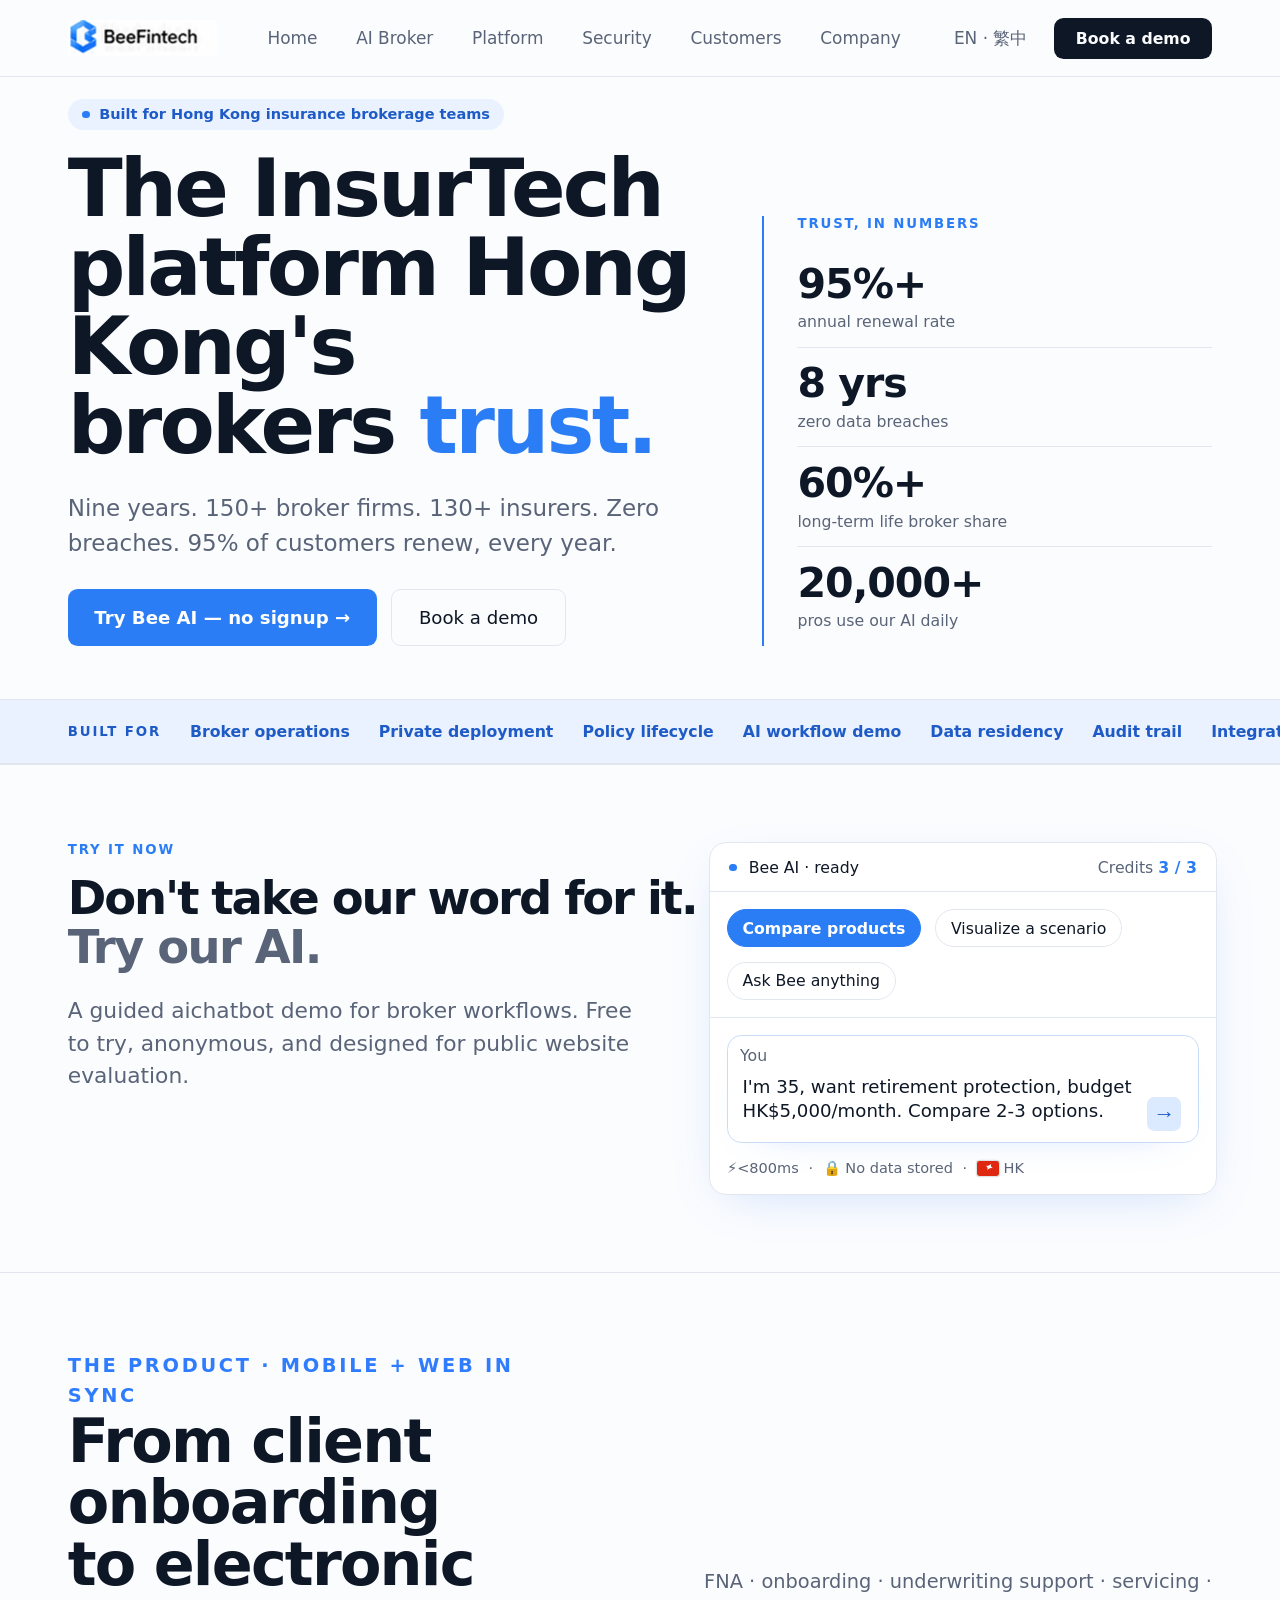
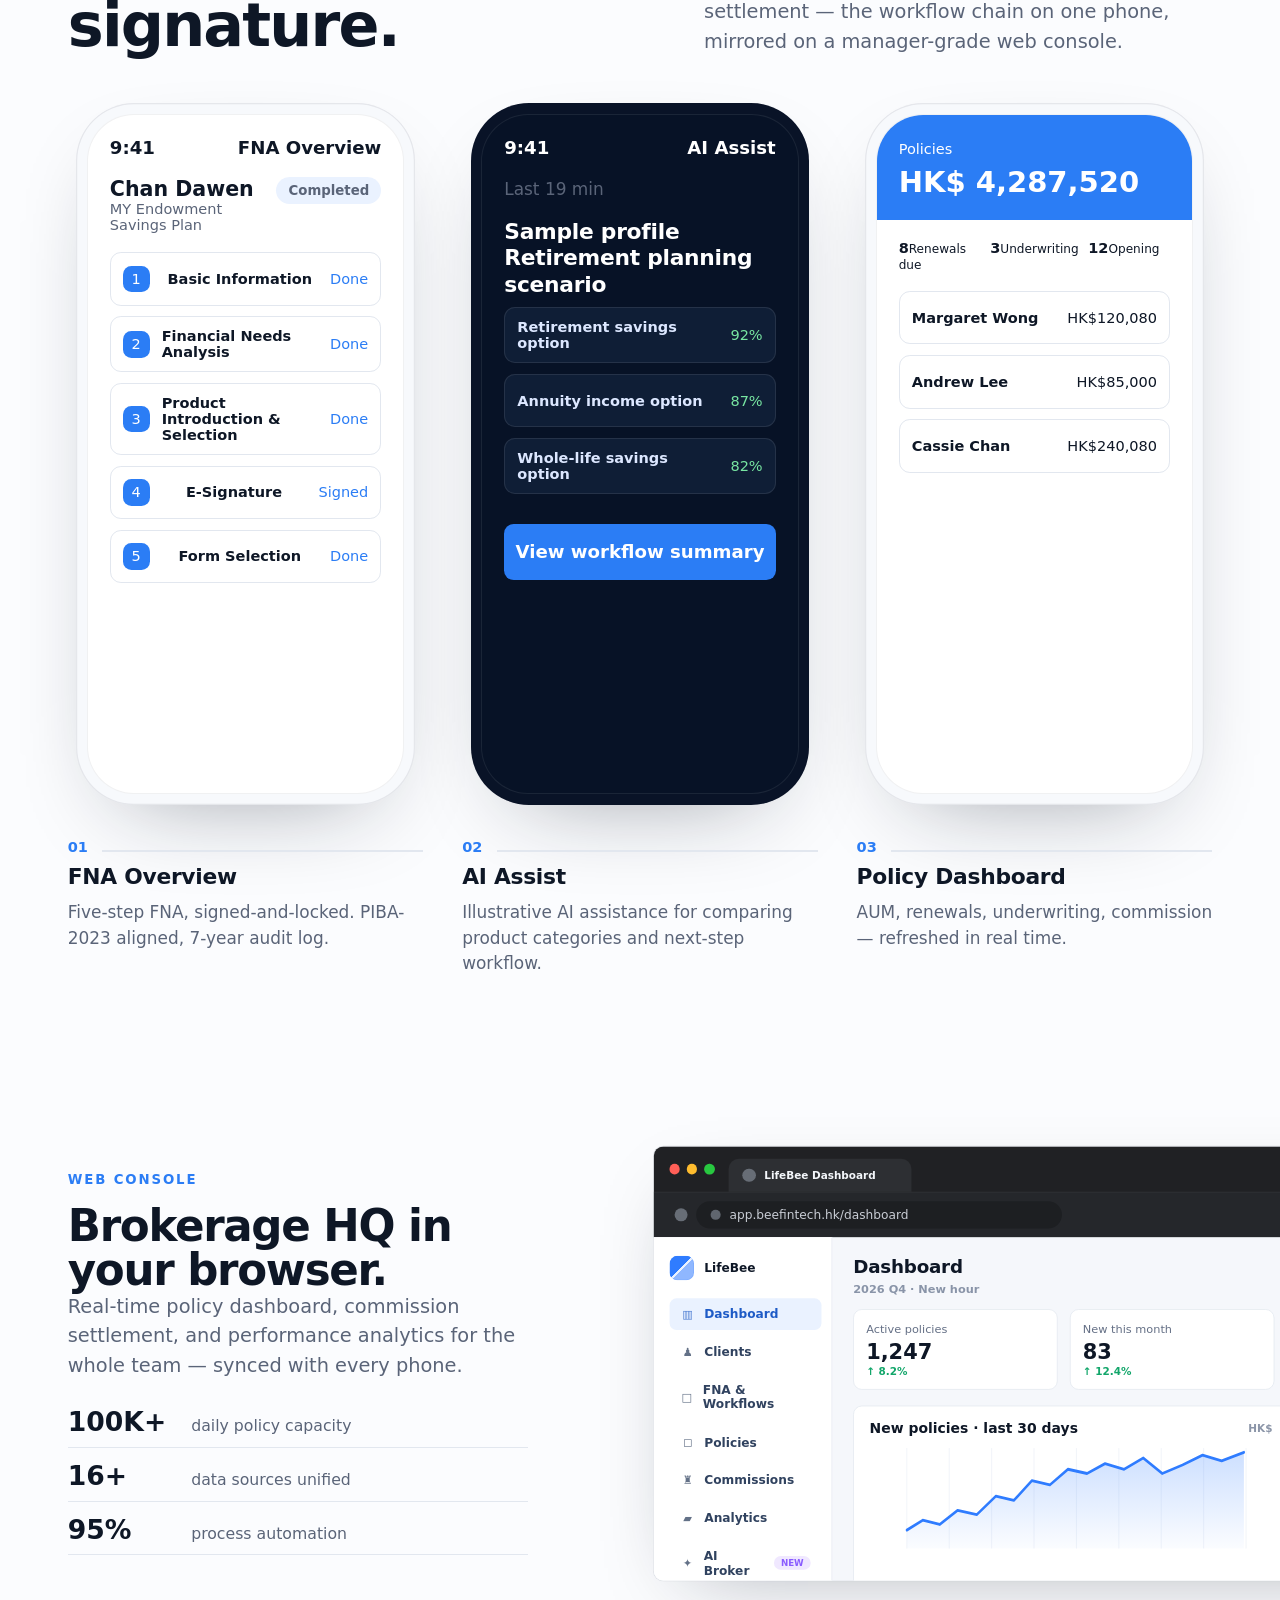
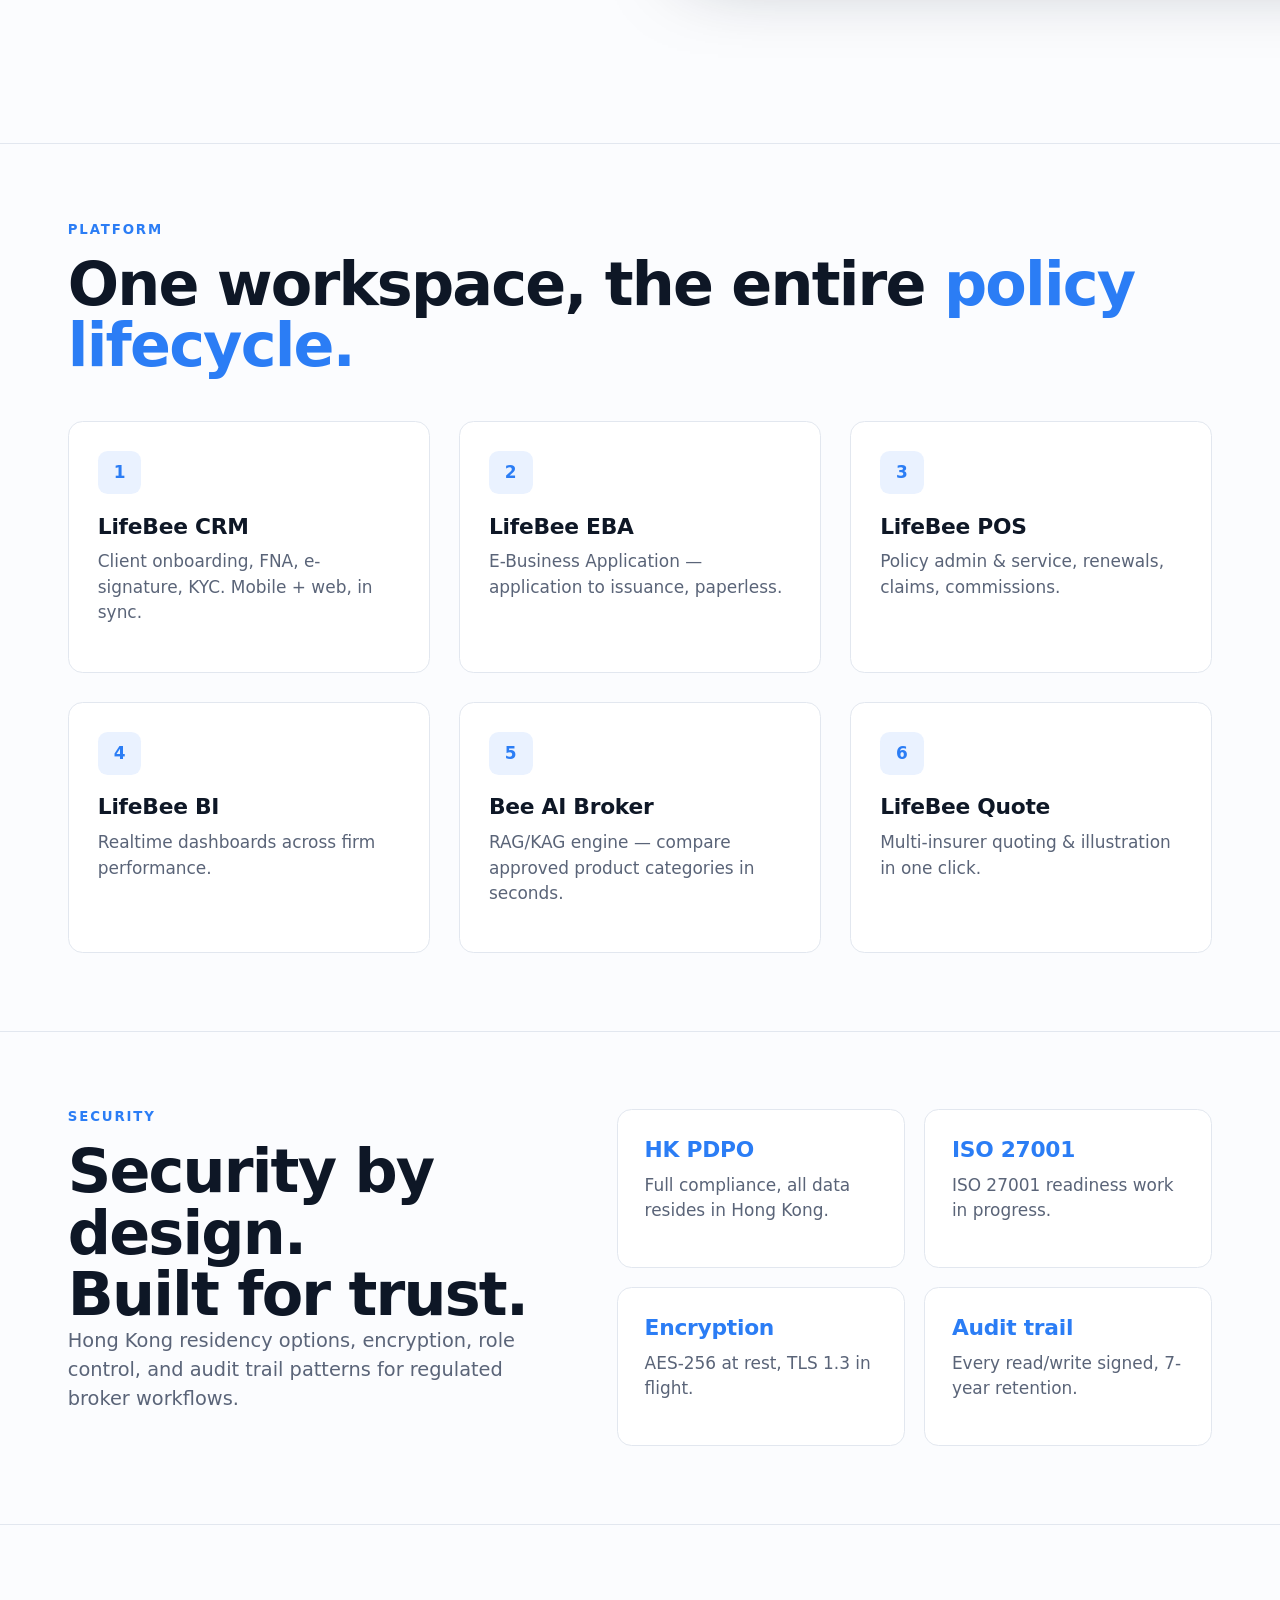
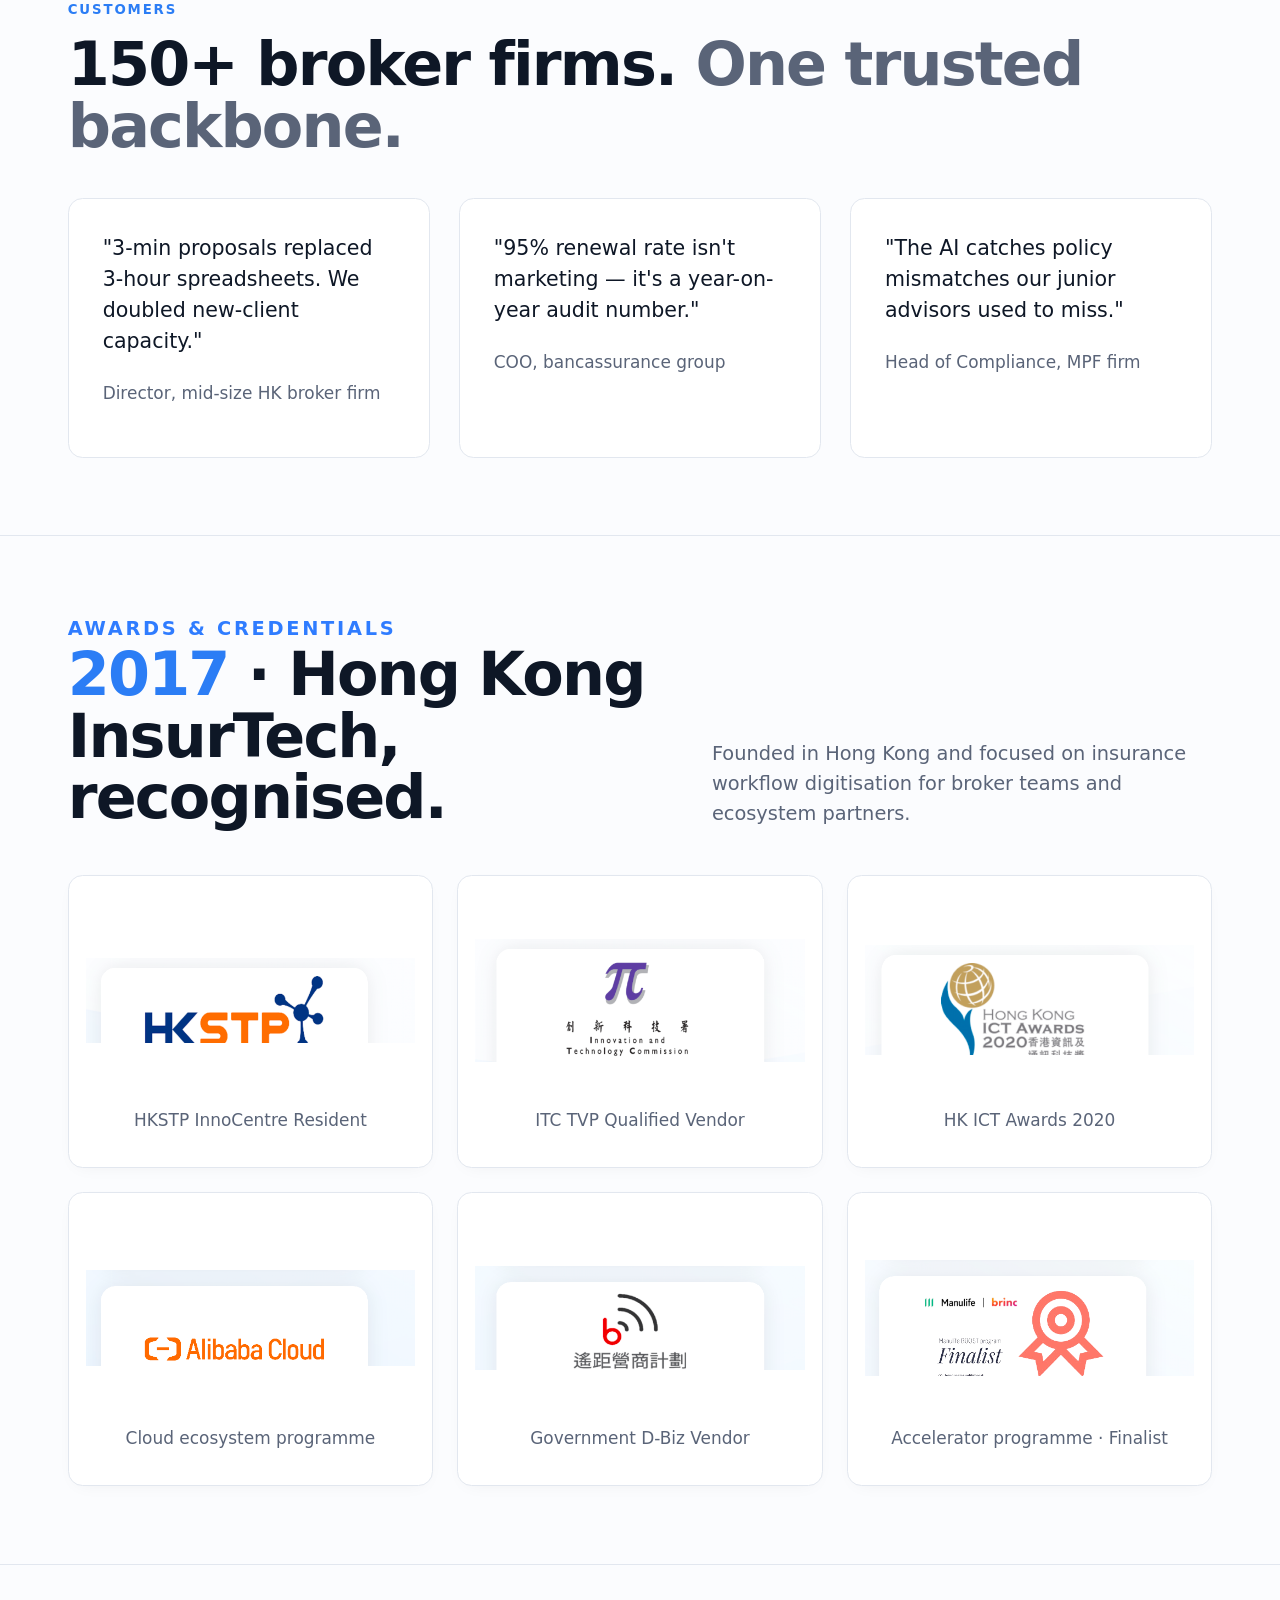
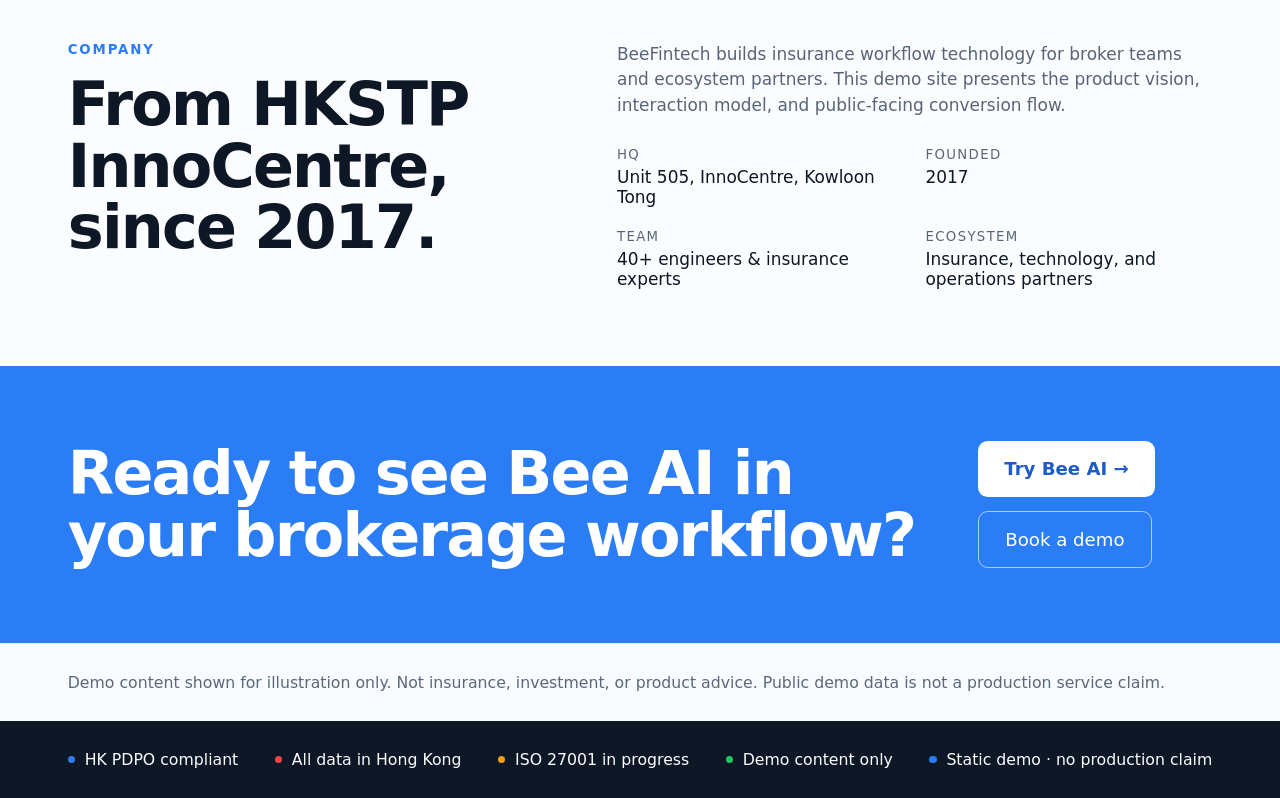
<file: index.html>
﻿<!doctype html>
<html lang="en">
<head>
  <meta charset="utf-8" />
  <meta name="viewport" content="width=device-width, initial-scale=1" />
  <title>Concept D - Bluechip Editorial</title>
  <style>
    :root {
      --paper: #fbfcfe;
      --surface: #ffffff;
      --ink: #0e1726;
      --muted: #5a6478;
      --line: #e2e7ef;
      --blue: #2b7df5;
      --blue-deep: #1e5bc6;
      --blue-soft: #eaf2ff;
      --shadow: 0 28px 90px -42px rgba(14, 23, 38, 0.36);
    }

    * { box-sizing: border-box; }

    html,
    body {
      margin: 0;
      min-height: 100%;
      padding-top: 64px;
      background: var(--paper);
      color: var(--ink);
      font-family: Inter, ui-sans-serif, system-ui, -apple-system, BlinkMacSystemFont, "Segoe UI", sans-serif;
      overflow-x: hidden;
      zoom: 1.1;
      -webkit-font-smoothing: antialiased;
      text-rendering: optimizeLegibility;
    }

    html { padding-top: 0; }
    body { padding-top: 64px; }

    a { color: inherit; text-decoration: none; }
    img { display: block; max-width: 100%; }

    .topnav {
      position: fixed;
      top: 0;
      left: 0;
      right: 0;
      z-index: 50;
      height: 64px;
      background: var(--paper);
      border-bottom: 1px solid var(--line);
    }

    .topnav-inner {
      width: min(100%, 1328px);
      height: 100%;
      margin: 0 auto;
      padding: 0 56px;
      display: flex;
      align-items: center;
      justify-content: space-between;
      gap: 32px;
    }

    .nav-left,
    .nav-right,
    .nav-links {
      display: flex;
      align-items: center;
    }

    .nav-left { gap: 42px; }
    .nav-links { gap: 32px; }
    .nav-right { gap: 18px; }

    .logo { width: 123px; height: 30px; object-fit: contain; }

    .nav-links a,
    .language {
      color: var(--muted);
      font-size: 14px;
      white-space: nowrap;
    }

    .language-switcher {
      position: relative;
      color: var(--muted);
      font-size: 14px;
      white-space: nowrap;
    }

    .language-toggle {
      appearance: none;
      border: 0;
      background: transparent;
      color: inherit;
      font: inherit;
      cursor: pointer;
      padding: 10px 4px;
    }

    .language-menu {
      position: absolute;
      top: calc(100% + 10px);
      right: 0;
      min-width: 150px;
      padding: 8px;
      border: 1px solid var(--line);
      border-radius: 10px;
      background: #fff;
      box-shadow: 0 18px 50px -28px rgba(14, 23, 38, 0.4);
      opacity: 0;
      pointer-events: none;
      transform: translateY(-4px);
      transition: opacity 0.16s ease, transform 0.16s ease;
      z-index: 20;
    }

    .language-switcher.open .language-menu {
      opacity: 1;
      pointer-events: auto;
      transform: translateY(0);
    }

    .language-option {
      width: 100%;
      display: flex;
      justify-content: space-between;
      align-items: center;
      gap: 12px;
      padding: 9px 10px;
      border: 0;
      border-radius: 7px;
      background: transparent;
      color: var(--ink);
      font: inherit;
      text-align: left;
      cursor: pointer;
    }

    .language-option:hover,
    .language-option.active {
      background: var(--blue-soft);
      color: var(--blue-deep);
      font-weight: 700;
    }

    .demo-btn,
    .btn {
      display: inline-flex;
      align-items: center;
      justify-content: center;
      border-radius: 8px;
      white-space: nowrap;
      font-weight: 650;
    }

    .demo-btn {
      height: 34px;
      padding: 0 18px;
      background: var(--ink);
      color: var(--paper);
      font-size: 13px;
    }

    .section {
      padding: 64px 0;
      border-top: 1px solid var(--line);
      background: var(--paper);
    }

    .inner {
      width: min(100%, 1328px);
      margin: 0 auto;
      padding: 0 56px;
    }

    .hero {
      padding: 18px 0 44px;
    }

    .hero-inner {
      width: min(100%, 1328px);
      margin: 0 auto;
      padding: 0 56px;
      display: grid;
      grid-template-columns: minmax(0, 1.4fr) minmax(330px, 1fr);
      gap: 52px;
      align-items: end;
    }

    .trust-pill {
      display: inline-flex;
      align-items: center;
      gap: 8px;
      padding: 6px 12px;
      margin-bottom: 16px;
      border-radius: 999px;
      background: var(--blue-soft);
      color: var(--blue-deep);
      font-size: 12px;
      font-weight: 650;
    }

    .trust-pill::before,
    .status-dot,
    .footer-dot {
      content: "";
      width: 6px;
      height: 6px;
      border-radius: 50%;
      background: var(--blue);
      flex: 0 0 auto;
    }

    h1,
    h2,
    h3,
    p { margin-top: 0; }

    h1 {
      max-width: 760px;
      margin-bottom: 0;
      font-size: clamp(56px, 5.2vw, 76px);
      line-height: 0.98;
      letter-spacing: -0.035em;
      font-weight: 650;
    }

    h2 {
      margin-bottom: 0;
      font-size: clamp(40px, 3.9vw, 56px);
      line-height: 1.02;
      letter-spacing: -0.03em;
      font-weight: 650;
    }

    h3 {
      margin-bottom: 8px;
      font-size: 18px;
      line-height: 1.2;
      letter-spacing: -0.012em;
    }

    .blue { color: var(--blue); }
    .muted { color: var(--muted); }

    .lead,
    .hero-copy {
      color: var(--muted);
      line-height: 1.5;
    }

    .hero-copy {
      max-width: 560px;
      margin: 22px 0 0;
      font-size: 19px;
    }

    .actions {
      display: flex;
      gap: 12px;
      margin-top: 24px;
      flex-wrap: wrap;
    }

    .btn {
      min-height: 46px;
      padding: 14px 22px;
      font-size: 15px;
    }

    .btn-primary { background: var(--blue); color: #fff; }
    .btn-secondary { border: 1px solid var(--line); color: var(--ink); background: transparent; font-weight: 500; }

    .stats-rail {
      padding-left: 28px;
      border-left: 2px solid var(--blue);
    }

    .eyebrow {
      margin: 0 0 14px;
      color: var(--blue);
      font-size: 11px;
      font-weight: 800;
      letter-spacing: 0.14em;
      text-transform: uppercase;
    }

    .product-eyebrow {
      color: #2f7cff !important;
    }

    .awards-eyebrow {
      color: #2f7cff !important;
    }

    .stat-row {
      padding: 13px 0;
      border-bottom: 1px solid var(--line);
    }

    .stat-row:last-child { border-bottom: 0; }

    .stat-number {
      font-size: 34px;
      line-height: 1;
      letter-spacing: -0.025em;
      font-weight: 800;
    }

    .stat-label {
      margin-top: 6px;
      color: var(--muted);
      font-size: 13px;
    }

    .approval-strip {
      background: var(--blue-soft);
      border-top: 1px solid var(--line);
      border-bottom: 1px solid var(--line);
    }

    .approval-inner {
      width: min(100%, 1328px);
      margin: 0 auto;
      padding: 18px 56px;
      display: flex;
      align-items: center;
      justify-content: space-between;
      gap: 24px;
      color: var(--blue-deep);
      font-size: 13px;
      font-weight: 650;
      white-space: nowrap;
      overflow: hidden;
    }

    .approval-inner span:first-child {
      font-size: 11px;
      letter-spacing: 0.14em;
      text-transform: uppercase;
      font-weight: 800;
    }

    .ai-demo {
      display: grid;
      grid-template-columns: minmax(500px, 1fr) minmax(420px, 540px);
      gap: 30px;
      align-items: start;
    }

    .ai-copy h2 {
      max-width: 620px;
      font-size: clamp(28px, 3vw, 44px);
      line-height: 1.04;
      letter-spacing: -0.035em;
    }

    .ai-title-line {
      display: block;
      white-space: nowrap;
      letter-spacing: -0.045em;
    }

    .ai-copy .lead {
      max-width: 470px;
      margin-top: 20px;
      font-size: 18px;
    }

    .demo-card {
      width: 100%;
      max-width: 540px;
      justify-self: start;
      overflow: hidden;
      background: var(--surface);
      border: 1px solid var(--line);
      border-radius: 14px;
      box-shadow: 0 12px 40px -16px rgba(43, 125, 245, 0.25);
    }

    .demo-header,
    .demo-tabs {
      display: flex;
      align-items: center;
      justify-content: space-between;
      gap: 12px;
      padding: 12px 16px;
      border-bottom: 1px solid var(--line);
      font-size: 13px;
    }

    .demo-tabs {
      justify-content: flex-start;
      flex-wrap: wrap;
      padding: 14px;
    }

    .chip {
      padding: 7px 12px;
      border: 1px solid var(--line);
      border-radius: 999px;
      background: #fff;
      color: var(--ink);
      font-size: 13px;
      font: inherit;
      cursor: pointer;
    }

    .chip.active {
      background: var(--blue);
      color: #fff;
      border-color: var(--blue);
      font-weight: 700;
    }

    .demo-body { padding: 14px; }
    .demo-label { margin-bottom: 6px; color: var(--muted); font-size: 12px; }
    .chat-input-panel {
      display: grid;
      grid-template-columns: 1fr 32px;
      align-items: end;
      gap: 8px;
      margin-bottom: 10px;
      padding: 9px 10px;
      border: 1px solid #c9dcf7;
      border-radius: 12px;
      background: #fff;
      box-shadow: 0 12px 36px -28px rgba(43, 125, 245, 0.42);
      transition: border-color 0.16s ease, box-shadow 0.16s ease;
    }

    .chat-input-panel:focus-within {
      border-color: #8dbaff;
      box-shadow: 0 0 0 3px rgba(43, 125, 245, 0.1), 0 14px 42px -30px rgba(43, 125, 245, 0.5);
    }

    .chat-input-wrap label {
      display: block;
      margin-bottom: 6px;
      color: var(--muted);
      font-size: 13px;
    }

    .chat-question {
      width: 100%;
      min-height: 26px;
      border: 0;
      outline: 0;
      resize: none;
      color: var(--ink);
      background: transparent;
      font: inherit;
      font-size: 15px;
      line-height: 1.32;
    }

    .chat-question::placeholder { color: #98a3b7; }

    .chat-submit {
      width: 28px;
      height: 28px;
      display: inline-flex;
      align-items: center;
      justify-content: center;
      border: 0;
      border-radius: 6px;
      background: #dbeafe;
      color: var(--blue-deep);
      cursor: pointer;
      font-size: 18px;
      font-weight: 900;
    }

    #chatAnswerLabel,
    #chatAnswer { display: none; }

    .demo-card.answered #chatAnswerLabel,
    .demo-card.answered #chatAnswer { display: block; }

    .result-panel {
      padding: 14px;
      background: var(--blue-soft);
      border: 1px solid var(--line);
      border-radius: 10px;
    }

    .product-cards {
      display: grid;
      grid-template-columns: repeat(3, 1fr);
      gap: 10px;
      font-size: 12px;
    }


    .scenario-card,
    .answer-chat {
      display: grid;
      gap: 10px;
      font-size: 13px;
    }

    .scenario-line {
      display: grid;
      grid-template-columns: 120px 1fr;
      align-items: center;
      gap: 12px;
      padding: 10px;
      background: #fff;
      border: 1px solid var(--line);
      border-radius: 8px;
    }

    .scenario-bar {
      height: 8px;
      background: var(--line);
      border-radius: 999px;
      overflow: hidden;
    }

    .scenario-bar span {
      display: block;
      height: 100%;
      background: linear-gradient(90deg, var(--blue), #5eead4);
      border-radius: inherit;
    }

    .answer-bubble {
      max-width: 92%;
      padding: 11px 12px;
      border: 1px solid var(--line);
      border-radius: 12px;
      background: #fff;
      color: var(--ink);
    }

    .answer-bubble.user {
      justify-self: end;
      background: var(--blue);
      color: #fff;
      border-color: var(--blue);
    }

    .demo-foot {
      display: flex;
      align-items: center;
      gap: 8px;
      margin: 14px 0 0;
      color: var(--muted);
      font-size: 12px;
    }

    .demo-foot span {
      display: inline-flex;
      align-items: center;
      gap: 4px;
    }

    .demo-foot span + span::before {
      content: "·";
      margin-right: 4px;
      color: var(--muted);
    }

    .hk-flag {
      width: 18px;
      height: 12px;
      display: inline-block;
      border-radius: 2px;
      background: #de2910;
      box-shadow: 0 0 0 1px rgba(14, 23, 38, 0.12);
      position: relative;
      overflow: hidden;
      flex: 0 0 auto;
    }

    .hk-flag::before {
      content: "✦";
      position: absolute;
      left: 50%;
      top: 50%;
      color: #fff;
      font-size: 9px;
      line-height: 1;
      transform: translate(-50%, -50%) rotate(18deg);
    }

    .mini-card {
      padding: 10px;
      background: var(--surface);
      border: 1px solid var(--line);
      border-radius: 8px;
    }

    .bar { height: 4px; margin: 7px 0 5px; background: var(--line); border-radius: 999px; }
    .bar span { display: block; height: 100%; background: var(--blue); border-radius: inherit; }

    .section-head {
      display: flex;
      align-items: end;
      justify-content: space-between;
      gap: 32px;
      margin-bottom: 38px;
    }

    .section-head p {
      max-width: 420px;
      margin: 0;
      color: var(--muted);
      font-size: 16px;
      line-height: 1.55;
    }

    .phone-grid {
      display: grid;
      grid-template-columns: repeat(3, 1fr);
      gap: 32px;
      margin-bottom: 56px;
    }

    .phone-cell { min-width: 0; }

    .iphone {
      width: min(100%, 280px);
      aspect-ratio: 280 / 580;
      margin: 0 auto 28px;
      padding: 9px;
      border-radius: 48px;
      background: #f7f9fc;
      box-shadow: 0 28px 80px -42px rgba(14, 23, 38, 0.48), inset 0 0 0 1px rgba(14, 23, 38, 0.08);
    }

    .iphone.dark {
      background: #091327;
    }

    .screen {
      height: 100%;
      overflow: hidden;
      border-radius: 39px;
      background: #fff;
      border: 1px solid rgba(14, 23, 38, 0.06);
      padding: 18px 18px 22px;
      font-size: 12px;
    }

    .iphone.dark .screen {
      background: #071226;
      color: #fff;
      border-color: rgba(255, 255, 255, 0.08);
    }

    .phone-status {
      display: flex;
      justify-content: space-between;
      align-items: center;
      margin-bottom: 16px;
      font-weight: 800;
      font-size: 15px;
    }

    .phone-title {
      display: flex;
      justify-content: space-between;
      gap: 12px;
      align-items: start;
      margin-bottom: 16px;
    }

    .phone-title strong { display: block; font-size: 17px; }
    .phone-title span { color: var(--muted); }

    .pill-blue {
      display: inline-flex;
      padding: 5px 10px;
      border-radius: 999px;
      background: var(--blue-soft);
      color: var(--blue-deep);
      font-weight: 800;
      font-size: 11px;
    }

    .list-row,
    .policy-row,
    .dark-row {
      display: flex;
      align-items: center;
      justify-content: space-between;
      gap: 10px;
      min-height: 44px;
      padding: 9px 10px;
      border: 1px solid var(--line);
      border-radius: 9px;
      margin-bottom: 9px;
      background: #fff;
    }

    .list-row b,
    .policy-row b,
    .dark-row b { font-size: 12px; }

    .list-icon {
      width: 22px;
      height: 22px;
      display: grid;
      place-items: center;
      border-radius: 7px;
      background: var(--blue);
      color: #fff;
      font-size: 12px;
      flex: 0 0 auto;
    }

    .dark-row {
      background: #0f1e36;
      border-color: rgba(255, 255, 255, 0.09);
      color: #dce7ff;
    }

    .dark-row span { color: #78e6a2; }

    .policy-head {
      margin: -18px -18px 16px;
      padding: 22px 18px 18px;
      color: #fff;
      background: var(--blue);
    }

    .policy-head .amount {
      display: block;
      margin-top: 6px;
      font-size: 24px;
      font-weight: 850;
    }

    .phone-caption-line {
      display: flex;
      align-items: baseline;
      gap: 12px;
      margin-bottom: 8px;
    }

    .phone-caption-line span:first-child {
      color: var(--blue);
      font-size: 12px;
      font-weight: 800;
    }

    .phone-caption-line span:last-child {
      flex: 1;
      height: 1px;
      background: var(--line);
    }

    .phone-cell p,
    .capability p,
    .security-card p,
    .quote-card p,
    .award-card p,
    .company-copy {
      color: var(--muted);
      font-size: 14px;
      line-height: 1.5;
    }

    .web-console {
      display: grid;
      grid-template-columns: 380px 1fr;
      gap: 40px;
      align-items: center;
    }

    .stats-list {
      display: grid;
      gap: 10px;
      margin-top: 22px;
    }

    .stats-list div {
      display: flex;
      align-items: baseline;
      gap: 12px;
      padding-bottom: 8px;
      border-bottom: 1px solid var(--line);
      color: var(--muted);
      font-size: 13px;
    }

    .stats-list strong {
      min-width: 90px;
      color: var(--ink);
      font-size: 22px;
    }

    .browser-shell {
      width: 1120px;
      max-width: none;
      height: 500px;
      margin-left: 64px;
      transform: scale(0.72);
      transform-origin: left center;
      overflow: hidden;
      border-radius: 12px;
      background: #f5f7fb;
      box-shadow: var(--shadow);
      border: 1px solid rgba(14, 23, 38, 0.1);
    }

    .browser-bar {
      height: 104px;
      display: flex;
      flex-direction: column;
      align-items: stretch;
      gap: 0;
      padding: 0;
      background: #202124;
      color: #e8eaed;
      font-size: 12px;
    }

    .browser-tabs,
    .browser-url {
      display: flex;
      align-items: center;
    }

    .browser-tabs {
      height: 52px;
      padding: 0 18px;
      gap: 14px;
    }

    .browser-tab {
      align-self: flex-end;
      display: flex;
      align-items: center;
      gap: 10px;
      width: 210px;
      height: 38px;
      padding: 0 16px;
      border-radius: 12px 12px 0 0;
      background: #2d2f33;
      color: #f4f7fb;
      font-weight: 650;
    }

    .browser-tab::before,
    .browser-url::before {
      content: "";
      width: 15px;
      height: 15px;
      border-radius: 50%;
      background: #676d76;
      flex: 0 0 auto;
    }

    .browser-url {
      height: 52px;
      gap: 10px;
      padding: 0 24px;
      background: #25272b;
      border-top: 1px solid rgba(255, 255, 255, 0.06);
      color: #c9cdd5;
      font-size: 14px;
    }

    .url-pill {
      display: flex;
      align-items: center;
      gap: 10px;
      width: 420px;
      height: 32px;
      padding: 0 16px;
      border-radius: 999px;
      background: #1d1f22;
    }

    .url-pill::before {
      content: "";
      width: 12px;
      height: 12px;
      border-radius: 50%;
      background: #60666f;
      flex: 0 0 auto;
    }

    .traffic {
      display: flex;
      gap: 8px;
      margin-right: 2px;
    }

    .traffic span {
      width: 12px;
      height: 12px;
      border-radius: 50%;
      background: #ff5f57;
    }

    .traffic span:nth-child(2) { background: #febc2e; }
    .traffic span:nth-child(3) { background: #28c840; }

    .dashboard {
      display: grid;
      grid-template-columns: 205px 1fr;
      height: calc(100% - 104px);
      background: #f5f7fb;
    }

    .sidebar {
      border-right: 1px solid var(--line);
      padding: 22px 12px 18px 18px;
      background: #fff;
      font-size: 14px;
      color: #314057;
    }

    .side-brand {
      display: flex;
      align-items: center;
      gap: 12px;
      margin-bottom: 20px;
      color: var(--ink);
      font-weight: 800;
    }

    .side-logo {
      width: 28px;
      height: 28px;
      border-radius: 9px;
      background:
        linear-gradient(135deg, #2f7cff 0 48%, transparent 48% 54%, #8fb7ff 54% 100%),
        #eaf2ff;
      box-shadow: inset 0 0 0 1px rgba(47, 124, 255, 0.18);
    }

    .side-item {
      display: flex;
      align-items: center;
      gap: 10px;
      padding: 10px 12px;
      border-radius: 8px;
      color: #30425f;
      margin-bottom: 7px;
      font-weight: 650;
    }

    .side-item.active {
      background: var(--blue-soft);
      color: var(--blue-deep);
      font-weight: 800;
    }

    .side-icon {
      width: 18px;
      text-align: center;
      font-size: 13px;
      opacity: 0.75;
    }

    .new-pill {
      margin-left: auto;
      padding: 2px 8px;
      border-radius: 999px;
      background: #f0e8ff;
      color: #8a5cff;
      font-size: 10px;
      font-weight: 800;
    }

    .dash-main {
      width: 780px;
      padding: 22px 24px;
      overflow: visible;
    }

    .dash-main h3 {
      margin: 0;
      font-size: 21px;
    }

    .dash-subtitle {
      margin-top: 4px;
      color: #8994a8;
      font-size: 13px;
      font-weight: 650;
    }

    .kpis {
      display: grid;
      grid-template-columns: repeat(3, 1fr);
      gap: 14px;
      margin: 16px 0 18px;
    }

    .kpi {
      padding: 14px;
      border: 1px solid var(--line);
      border-radius: 10px;
      background: #fff;
      color: #657086;
      font-size: 13px;
    }

    .kpi strong {
      display: block;
      margin-top: 4px;
      color: var(--ink);
      font-size: 24px;
    }

    .kpi span {
      display: block;
      margin-top: 2px;
      color: #12a66a;
      font-size: 12px;
      font-weight: 800;
    }

    .chart-card {
      display: grid;
      grid-template-columns: 500px 210px;
      gap: 14px;
    }

    .chart,
    .policy-mix {
      min-height: 190px;
      padding: 16px 18px;
      border: 1px solid var(--line);
      border-radius: 10px;
      background: #fff;
      overflow: hidden;
    }

    .chart-line {
      width: 100%;
      height: 130px;
      margin-top: 8px;
      display: block;
    }

    .chart-head {
      display: flex;
      justify-content: space-between;
      align-items: center;
      font-weight: 800;
    }

    .chart-currency {
      color: #8b95a8;
      font-size: 12px;
      font-weight: 650;
    }

    .mix-bar {
      height: 6px;
      margin: 7px 0 13px;
      background: var(--line);
      border-radius: 999px;
      overflow: hidden;
    }

    .mix-bar span {
      display: block;
      height: 100%;
      background: var(--blue);
    }

    .capability-grid,
    .quote-grid,
    .awards-grid {
      display: grid;
      grid-template-columns: repeat(3, 1fr);
      gap: 24px;
    }

    .capability-grid { margin-top: 36px; }
    .quote-grid { margin-top: 34px; }
    .awards-grid { margin-top: 34px; gap: 20px; }

    .card,
    .capability,
    .security-card,
    .quote-card,
    .award-card {
      background: var(--surface);
      border: 1px solid var(--line);
      border-radius: 12px;
    }

    .capability { padding: 24px; }

    .badge {
      display: grid;
      place-items: center;
      width: 36px;
      height: 36px;
      margin-bottom: 16px;
      border-radius: 8px;
      background: var(--blue-soft);
      color: var(--blue);
      font-weight: 800;
      font-size: 14px;
    }

    .split {
      display: grid;
      grid-template-columns: 1fr 1.2fr;
      gap: 44px;
      align-items: start;
    }

    .security-grid {
      display: grid;
      grid-template-columns: repeat(2, 1fr);
      gap: 16px;
    }

    .security-card { padding: 22px; }
    .security-card h3 { color: var(--blue); }

    .quote-card {
      padding: 28px;
      min-height: 160px;
    }

    .quote-card blockquote {
      margin: 0 0 20px;
      font-size: 17px;
      line-height: 1.5;
    }

    .award-card {
      padding: 14px;
      text-align: center;
      box-shadow: 0 4px 16px -8px rgba(11, 22, 40, 0.08);
    }

    .award-card img {
      width: 100%;
      height: 178px;
      object-fit: contain;
    }

    .company-facts {
      display: grid;
      grid-template-columns: repeat(2, 1fr);
      gap: 18px;
      margin-top: 24px;
      font-size: 14px;
    }

    .fact-label {
      margin-bottom: 4px;
      color: var(--muted);
      font-size: 11px;
      letter-spacing: 0.1em;
      text-transform: uppercase;
    }

    .cta {
      display: flex;
      align-items: center;
      justify-content: space-between;
      gap: 32px;
      padding: 62px 56px;
      background: var(--blue);
      color: #fff;
    }

    .cta h2 { max-width: 720px; }
    .cta .btn-primary { background: #fff; color: var(--blue-deep); }
    .cta .btn-secondary { color: #fff; border-color: rgba(255, 255, 255, 0.6); }

    .footer {
      display: flex;
      justify-content: space-between;
      gap: 16px;
      flex-wrap: wrap;
      padding: 24px 56px;
      background: var(--ink);
      color: var(--paper);
      font-size: 13px;
    }

    .footer span {
      display: inline-flex;
      align-items: center;
      gap: 8px;
    }

    .modal-backdrop {
      position: fixed;
      inset: 0;
      display: none;
      align-items: center;
      justify-content: center;
      padding: 32px;
      background: rgba(14, 23, 38, 0.48);
      z-index: 100;
    }

    .modal-backdrop.open { display: flex; }

    .demo-modal {
      width: min(100%, 760px);
      max-height: calc(100vh - 64px);
      overflow: auto;
      border-radius: 14px;
      background: #f8fbff;
      border: 1px solid #cfe0fb;
      box-shadow: 0 32px 90px -36px rgba(14, 23, 38, 0.55);
    }

    .modal-head {
      display: flex;
      align-items: center;
      justify-content: space-between;
      gap: 24px;
      padding: 24px 28px 0;
    }

    .modal-head h3 {
      margin: 0;
      font-size: 28px;
    }

    .modal-close {
      width: 28px;
      height: 28px;
      border: 1px solid var(--line);
      border-radius: 999px;
      background: #fff;
      color: var(--muted);
      cursor: pointer;
      font-size: 22px;
      line-height: 1;
    }

    .demo-form {
      display: grid;
      grid-template-columns: repeat(2, 1fr);
      gap: 18px 22px;
      padding: 28px;
    }

    .demo-form.compact {
      grid-template-columns: 1fr;
      max-width: 620px;
      margin: 0 auto;
    }

    .form-field {
      display: flex;
      flex-direction: column;
      gap: 9px;
      color: #1e2b44;
      font-weight: 750;
      font-size: 15px;
    }

    .form-field.full { grid-column: 1 / -1; }
    .field-label { display: inline-flex; gap: 4px; align-items: baseline; }
    .required { color: #ef4444; }

    .form-field input,
    .form-field select,
    .form-field textarea {
      width: 100%;
      border: 1px solid #c9dcf7;
      border-radius: 8px;
      background: #fff;
      color: var(--ink);
      font: inherit;
      font-weight: 500;
      outline: none;
      padding: 0 16px;
    }

    .form-field input,
    .form-field select { height: 54px; }

    .form-field textarea {
      min-height: 104px;
      padding-top: 14px;
      resize: vertical;
    }

    .form-field input:focus,
    .form-field select:focus,
    .form-field textarea:focus {
      border-color: var(--blue);
      box-shadow: 0 0 0 3px rgba(43, 125, 245, 0.12);
    }

    .submit-demo {
      grid-column: 1 / -1;
      height: 56px;
      border: 0;
      border-radius: 8px;
      background: #1476ff;
      color: #fff;
      font-size: 18px;
      font-weight: 800;
      cursor: pointer;
    }

    .demo-success {
      display: none;
      padding: 56px 40px 60px;
      text-align: center;
    }

    .demo-success.visible { display: block; }
    .demo-form.hidden { display: none; }

    .success-icon {
      width: 54px;
      height: 54px;
      display: inline-flex;
      align-items: center;
      justify-content: center;
      margin-bottom: 18px;
      border-radius: 50%;
      background: var(--blue);
      color: #fff;
      font-size: 28px;
      font-weight: 800;
    }

    .demo-success p {
      margin: 0 auto;
      max-width: 520px;
      color: var(--ink);
      font-size: 22px;
      font-weight: 800;
      line-height: 1.45;
    }

    @media (max-width: 760px) {
      .demo-form { grid-template-columns: 1fr; }
      .modal-backdrop { padding: 18px; }
    }
    @media (max-width: 920px) {
      .topnav { padding: 0 24px; }
      .topnav { padding: 0; }
      .topnav-inner { padding: 0 24px; }
      .nav-links { display: none; }
      .section,
      .hero,
      .cta { padding: 64px 0; }
      .inner,
      .hero-inner { padding: 0 24px; }
      .hero,
      .ai-demo,
      .web-console,
      .split,
      .section-head,
      .cta {
        grid-template-columns: 1fr;
        display: grid;
      }
      .phone-grid,
      .capability-grid,
      .quote-grid,
      .awards-grid,
      .security-grid,
      .company-facts,
      .product-cards { grid-template-columns: 1fr; }
      .browser-shell { width: 100%; }
      .approval-inner { padding: 18px 24px; flex-wrap: wrap; overflow: hidden; }
      h1 { font-size: 52px; }
      .ai-copy h2 { font-size: clamp(24px, 5.2vw, 42px); }
    }



    @media (max-width: 768px) {
      body { zoom: 1; }
      .section,
      .hero,
      .cta { padding: 48px 0; }
      .inner,
      .hero-inner { padding: 0 22px; }
      .hero-inner,
      .ai-demo,
      .web-console,
      .split,
      .section-head,
      .cta {
        grid-template-columns: 1fr;
        display: grid;
        gap: 30px;
      }
      .hero-inner { align-items: start; }
      .ai-title-line { white-space: normal; }
      .demo-card { max-width: none; justify-self: stretch; }
      .approval-inner {
        padding: 16px 22px;
        flex-wrap: wrap;
        justify-content: flex-start;
        gap: 12px 18px;
      }
      .phone-grid,
      .capability-grid,
      .quote-grid,
      .awards-grid,
      .security-grid,
      .company-facts,
      .product-cards { grid-template-columns: 1fr; }
      .iphone { width: min(100%, 250px); margin-bottom: 20px; }
      .web-console { align-items: start; overflow: hidden; }
      .browser-shell {
        width: 1120px;
        max-width: none;
        height: 500px;
        margin-left: 0;
        transform: none;
        transform-origin: left top;
        zoom: .6;
      }
      .policy-mix { display: block; }
      .modal-backdrop { padding: 18px; align-items: flex-start; }
      .demo-modal { max-height: calc(100vh - 36px); }
    }

    @media (max-width: 640px) and (min-width: 481px) {
      .browser-shell { zoom: .5; }
    }

    @media (max-width: 560px) and (min-width: 481px) {
      .browser-shell { zoom: .42; }
    }

    @media (max-width: 380px) {
      .browser-shell { zoom: .27; }
    }

    @media (max-width: 340px) {
      .browser-shell { zoom: .25; }
    }
    @media (max-width: 480px) {
      body { padding-top: 58px; }
      .topnav { height: 58px; }
      .topnav-inner { padding: 0 16px; gap: 12px; }
      .nav-left { gap: 0; }
      .logo { width: 112px; height: 28px; }
      .nav-right { gap: 10px; }
      .language-toggle { font-size: 13px; }
      .language-menu { right: 0; }
      .demo-btn { height: 32px; padding: 0 12px; font-size: 12px; }
      .section,
      .hero,
      .cta { padding: 42px 0; }
      .inner,
      .hero-inner { padding: 0 18px; }
      .hero-inner { gap: 28px; }
      .trust-pill { margin-bottom: 14px; font-size: 11px; }
      h1 { font-size: clamp(39px, 13vw, 48px); line-height: 1; letter-spacing: -0.045em; }
      h2 { font-size: clamp(30px, 9vw, 38px); }
      .hero-copy,
      .lead { font-size: 16px; line-height: 1.55; }
      .actions { width: 100%; flex-direction: column; align-items: stretch; }
      .btn { width: 100%; justify-content: center; }
      .hero-stats { padding-left: 18px; }
      .stat-row { padding: 10px 0; }
      .stat-number { font-size: 30px; }
      .approval-inner {
        display: grid;
        grid-template-columns: 1fr 1fr;
        padding: 14px 18px;
        gap: 10px 14px;
        font-size: 12px;
      }
      .approval-inner span:first-child { grid-column: 1 / -1; }
      .section-head { margin-bottom: 30px; }
      .demo-header { padding: 12px 14px; }
      .demo-tabs { padding: 12px; gap: 8px; }
      .chip { padding: 7px 10px; font-size: 12px; }
      .demo-body { padding: 12px; }
      .chat-input-panel { grid-template-columns: 1fr 30px; padding: 9px; }
      .chat-question { font-size: 14px; }
      .chat-submit { width: 28px; height: 28px; }
      .result-panel { padding: 12px; }
      .browser-shell {
        width: 1120px;
        height: 500px;
        transform: none;
        zoom: .30;
      }
      .capability,
      .security-card,
      .quote-card { padding: 20px; }
      .award-card img { height: 130px; }
      .cta { padding: 42px 18px; }
      .footer { padding: 22px 18px; }
      .modal-head { padding: 20px 18px 0; }
      .modal-head h3 { font-size: 24px; }
      .demo-form { padding: 20px 18px; }
      .form-field input,
      .form-field select { height: 48px; }
      .submit-demo { height: 50px; }
      .demo-success { padding: 44px 24px 48px; }
      .demo-success p { font-size: 18px; }
    }

    @media (max-width: 380px) {
      .browser-shell { zoom: .27; }
    }

    @media (max-width: 340px) {
      .browser-shell { zoom: .25; }
    }
    /* late narrow mobile dashboard override */
  </style>
</head>
<body id="home">
  <header class="topnav">
    <div class="topnav-inner">
      <div class="nav-left">
        <img class="logo" src="assets/beefintech-logo@4x.png" alt="BeeFintech" />
        <nav class="nav-links" aria-label="Primary navigation">
          <a href="#home">Home</a>
          <a href="#ai-broker">AI Broker</a>
          <a href="#platform">Platform</a>
          <a href="#security">Security</a>
          <a href="#customers">Customers</a>
          <a href="#company">Company</a>
        </nav>
      </div>
      <div class="nav-right">
        <div class="language-switcher" id="languageSwitcher">
          <button class="language-toggle" type="button" aria-haspopup="true" aria-expanded="false">EN · 繁中</button>
          <div class="language-menu" role="menu" aria-label="Language selector">
            <button class="language-option" type="button" data-lang-choice="en" role="menuitem">English</button>
            <button class="language-option" type="button" data-lang-choice="zh-Hans" role="menuitem">简体中文</button>
            <button class="language-option" type="button" data-lang-choice="zh-Hant" role="menuitem">繁體中文</button>
          </div>
        </div>
        <a class="demo-btn" href="#book-demo">Book a demo</a>
      </div>
    </div>
  </header>

  <section class="hero">
    <div class="hero-inner">
      <div>
        <div class="trust-pill">Built for Hong Kong insurance brokerage teams</div>
        <h1>The InsurTech<br>platform Hong Kong's<br>brokers <span class="blue">trust.</span></h1>
        <p class="hero-copy">Nine years. 150+ broker firms. 130+ insurers. Zero breaches. 95% of customers renew, every year.</p>
        <div class="actions">
          <a class="btn btn-primary" href="#ai-broker">Try Bee AI — no signup →</a>
          <a class="btn btn-secondary" href="#book-demo">Book a demo</a>
        </div>
      </div>
      <aside class="stats-rail">
        <p class="eyebrow">Trust, in numbers</p>
        <div class="stat-row"><div class="stat-number">95%+</div><div class="stat-label">annual renewal rate</div></div>
        <div class="stat-row"><div class="stat-number">8 yrs</div><div class="stat-label">zero data breaches</div></div>
        <div class="stat-row"><div class="stat-number">60%+</div><div class="stat-label">long-term life broker share</div></div>
        <div class="stat-row"><div class="stat-number">20,000+</div><div class="stat-label">pros use our AI daily</div></div>
      </aside>
    </div>
  </section>

  <div class="approval-strip">
    <div class="approval-inner">
      <span>Built for</span><span>Broker operations</span><span>Private deployment</span><span>Policy lifecycle</span><span>AI workflow demo</span><span>Data residency</span><span>Audit trail</span><span>Integration-ready</span>
    </div>
  </div>

  <section class="section" id="ai-broker">
    <div class="inner ai-demo">
      <div class="ai-copy">
        <p class="eyebrow">Try it now</p>
        <h2><span class="ai-title-line">Don't&nbsp;take&nbsp;our&nbsp;word&nbsp;for&nbsp;it.</span><span class="muted">Try our AI.</span></h2>
        <p class="lead">A guided aichatbot demo for broker workflows. Free to try, anonymous, and designed for public website evaluation.</p>
      </div>
      <div class="demo-card">
        <div class="demo-header">
          <div style="display:flex;align-items:center;gap:10px"><span class="status-dot"></span><span>Bee AI · ready</span></div>
          <span class="muted"><span>Credits</span> <strong class="blue" id="chatCredits">3 / 3</strong></span>
        </div>
        <div class="demo-tabs">
          <button class="chip active" type="button" data-ai-mode="compare">Compare products</button><button class="chip" type="button" data-ai-mode="visualize">Visualize a scenario</button><button class="chip" type="button" data-ai-mode="ask">Ask Bee anything</button>
        </div>
        <div class="demo-body">
          <form class="chat-input-panel" id="chatForm">
            <div class="chat-input-wrap">
              <label for="chatQuestion">You</label>
              <textarea class="chat-question" id="chatQuestion" rows="1" placeholder="Enter your question. Example: I'm 35, want retirement protection, budget HK$5,000/month. Compare 2-3 options."></textarea>
            </div>
            <button class="chat-submit" type="submit" aria-label="Submit question">→</button>
          </form>
          <div class="demo-label blue" id="chatAnswerLabel"><strong>Bee AI · 642ms</strong></div>
          <div class="result-panel" id="chatAnswer"></div>
          <div class="demo-foot">
            <span>⚡&lt;800ms</span>
            <span>🔒 No data stored</span>
            <span><i class="hk-flag" aria-hidden="true"></i> HK</span>
          </div>
        </div>
      </div>
    </div>
  </section>

  <section class="section">
    <div class="inner">
      <div class="section-head">
        <div>
          <p class="eyebrow product-eyebrow">The product · Mobile + Web in sync</p>
          <h2>From client onboarding<br>to electronic signature.</h2>
        </div>
        <p>FNA · onboarding · underwriting support · servicing · settlement — the workflow chain on one phone, mirrored on a manager-grade web console.</p>
      </div>

      <div class="phone-grid">
        <article class="phone-cell">
          <div class="iphone">
            <div class="screen">
              <div class="phone-status"><span>9:41</span><span>FNA Overview</span></div>
              <div class="phone-title"><div><strong>Chan Dawen</strong><span>MY Endowment Savings Plan</span></div><span class="pill-blue">Completed</span></div>
              <div class="list-row"><span class="list-icon">1</span><b>Basic Information</b><span class="blue">Done</span></div>
              <div class="list-row"><span class="list-icon">2</span><b>Financial Needs Analysis</b><span class="blue">Done</span></div>
              <div class="list-row"><span class="list-icon">3</span><b>Product Introduction & Selection</b><span class="blue">Done</span></div>
              <div class="list-row"><span class="list-icon">4</span><b>E-Signature</b><span class="blue">Signed</span></div>
              <div class="list-row"><span class="list-icon">5</span><b>Form Selection</b><span class="blue">Done</span></div>
            </div>
          </div>
          <div class="phone-caption-line"><span>01</span><span></span></div>
          <h3>FNA Overview</h3>
          <p>Five-step FNA, signed-and-locked. PIBA-2023 aligned, 7-year audit log.</p>
        </article>
        <article class="phone-cell">
          <div class="iphone dark">
            <div class="screen">
              <div class="phone-status"><span>9:41</span><span>AI Assist</span></div>
              <p class="muted">Last 19 min</p>
              <h3>Sample profile<br>Retirement planning scenario</h3>
              <div class="dark-row"><b>Retirement savings option</b><span>92%</span></div>
              <div class="dark-row"><b>Annuity income option</b><span>87%</span></div>
              <div class="dark-row"><b>Whole-life savings option</b><span>82%</span></div>
              <div class="btn btn-primary" style="width:100%;margin-top:16px">View workflow summary</div>
            </div>
          </div>
          <div class="phone-caption-line"><span>02</span><span></span></div>
          <h3>AI Assist</h3>
          <p>Illustrative AI assistance for comparing product categories and next-step workflow.</p>
        </article>
        <article class="phone-cell">
          <div class="iphone">
            <div class="screen">
              <div class="policy-head"><span>Policies</span><span class="amount">HK$ 4,287,520</span></div>
              <div class="kpis" style="grid-template-columns:repeat(3,1fr);gap:8px;margin:0 0 16px"><div><strong>8</strong><small>Renewals due</small></div><div><strong>3</strong><small>Underwriting</small></div><div><strong>12</strong><small>Opening</small></div></div>
              <div class="policy-row"><b>Margaret Wong</b><span>HK$120,080</span></div>
              <div class="policy-row"><b>Andrew Lee</b><span>HK$85,000</span></div>
              <div class="policy-row"><b>Cassie Chan</b><span>HK$240,080</span></div>
            </div>
          </div>
          <div class="phone-caption-line"><span>03</span><span></span></div>
          <h3>Policy Dashboard</h3>
          <p>AUM, renewals, underwriting, commission — refreshed in real time.</p>
        </article>
      </div>

      <div class="web-console">
        <div>
          <p class="eyebrow">Web Console</p>
          <h2 style="font-size:36px">Brokerage HQ in your browser.</h2>
          <p class="lead">Real-time policy dashboard, commission settlement, and performance analytics for the whole team — synced with every phone.</p>
          <div class="stats-list"><div><strong>100K+</strong>daily policy capacity</div><div><strong>16+</strong>data sources unified</div><div><strong>95%</strong>process automation</div></div>
        </div>
        <div class="browser-shell">
          <div class="browser-bar">
            <div class="browser-tabs"><div class="traffic"><span></span><span></span><span></span></div><div class="browser-tab">LifeBee Dashboard</div></div>
            <div class="browser-url"><div class="url-pill">app.beefintech.hk/dashboard</div></div>
          </div>
          <div class="dashboard">
            <aside class="sidebar"><div class="side-brand"><span class="side-logo"></span><strong>LifeBee</strong></div><div class="side-item active"><span class="side-icon">▥</span>Dashboard</div><div class="side-item"><span class="side-icon">♟</span>Clients</div><div class="side-item"><span class="side-icon">□</span>FNA & Workflows</div><div class="side-item"><span class="side-icon">◻</span>Policies</div><div class="side-item"><span class="side-icon">♜</span>Commissions</div><div class="side-item"><span class="side-icon">▰</span>Analytics</div><div class="side-item"><span class="side-icon">✦</span>AI Broker<span class="new-pill">NEW</span></div></aside>
            <main class="dash-main"><h3>Dashboard</h3><div class="dash-subtitle">2026 Q4 · New hour</div><div class="kpis"><div class="kpi">Active policies<strong>1,247</strong><span>↑ 8.2%</span></div><div class="kpi">New this month<strong>83</strong><span>↑ 12.4%</span></div><div class="kpi">Renewal rate<strong>96.4%</strong><span>↑ 1.2pp</span></div></div><div class="chart-card"><div class="chart"><div class="chart-head"><strong>New policies · last 30 days</strong><span class="chart-currency">HK$</span></div><svg class="chart-line" viewBox="0 0 760 160" preserveAspectRatio="none" aria-hidden="true"><defs><linearGradient id="dashArea" x1="0" x2="0" y1="0" y2="1"><stop offset="0" stop-color="#2f7cff" stop-opacity=".24"/><stop offset="1" stop-color="#2f7cff" stop-opacity=".02"/></linearGradient></defs><g stroke="#e8edf5" stroke-width="1"><path d="M70 6V148M150 6V148M230 6V148M310 6V148M390 6V148M470 6V148M550 6V148M630 6V148M710 6V148"/></g><path d="M70 122L100 108L132 114L166 94L202 100L238 74L272 80L306 52L340 58L374 36L410 42L444 28L480 36L516 20L552 42L590 30L628 16L664 24L706 12L706 148L70 148Z" fill="url(#dashArea)"/><path d="M70 122L100 108L132 114L166 94L202 100L238 74L272 80L306 52L340 58L374 36L410 42L444 28L480 36L516 20L552 42L590 30L628 16L664 24L706 12" fill="none" stroke="#2f7cff" stroke-width="4" stroke-linecap="round" stroke-linejoin="round"/></svg></div><div class="policy-mix"><strong>Policy mix</strong><p>Life & Savings</p><div class="mix-bar"><span style="width:86%"></span></div><p>Critical Illness</p><div class="mix-bar"><span style="width:42%;background:#10b981"></span></div><p>Medical</p><div class="mix-bar"><span style="width:27%;background:#f59e0b"></span></div><p>Other</p><div class="mix-bar"><span style="width:18%;background:#94a3b8"></span></div></div></div></main>
          </div>
        </div>
      </div>
    </div>
  </section>

  <section class="section" id="platform">
    <div class="inner">
      <p class="eyebrow">Platform</p>
      <h2>One workspace, the entire <span class="blue">policy lifecycle.</span></h2>
      <div class="capability-grid">
        <article class="capability"><div class="badge">1</div><h3>LifeBee CRM</h3><p>Client onboarding, FNA, e-signature, KYC. Mobile + web, in sync.</p></article>
        <article class="capability"><div class="badge">2</div><h3>LifeBee EBA</h3><p>E-Business Application — application to issuance, paperless.</p></article>
        <article class="capability"><div class="badge">3</div><h3>LifeBee POS</h3><p>Policy admin & service, renewals, claims, commissions.</p></article>
        <article class="capability"><div class="badge">4</div><h3>LifeBee BI</h3><p>Realtime dashboards across firm performance.</p></article>
        <article class="capability"><div class="badge">5</div><h3>Bee AI Broker</h3><p>RAG/KAG engine — compare approved product categories in seconds.</p></article>
        <article class="capability"><div class="badge">6</div><h3>LifeBee Quote</h3><p>Multi-insurer quoting & illustration in one click.</p></article>
      </div>
    </div>
  </section>

  <section class="section" id="security">
    <div class="inner split">
      <div><p class="eyebrow">Security</p><h2>Security by design.<br>Built for trust.</h2><p class="lead">Hong Kong residency options, encryption, role control, and audit trail patterns for regulated broker workflows.</p></div>
      <div class="security-grid">
        <article class="security-card"><h3>HK PDPO</h3><p>Full compliance, all data resides in Hong Kong.</p></article>
        <article class="security-card"><h3>ISO 27001</h3><p>ISO 27001 readiness work in progress.</p></article>
        <article class="security-card"><h3>Encryption</h3><p>AES-256 at rest, TLS 1.3 in flight.</p></article>
        <article class="security-card"><h3>Audit trail</h3><p>Every read/write signed, 7-year retention.</p></article>
      </div>
    </div>
  </section>

  <section class="section" id="customers">
    <div class="inner">
      <p class="eyebrow">Customers</p>
      <h2>150+ broker firms. <span class="muted">One trusted backbone.</span></h2>
      <div class="quote-grid">
        <article class="quote-card"><blockquote>"3-min proposals replaced 3-hour spreadsheets. We doubled new-client capacity."</blockquote><p>Director, mid-size HK broker firm</p></article>
        <article class="quote-card"><blockquote>"95% renewal rate isn't marketing — it's a year-on-year audit number."</blockquote><p>COO, bancassurance group</p></article>
        <article class="quote-card"><blockquote>"The AI catches policy mismatches our junior advisors used to miss."</blockquote><p>Head of Compliance, MPF firm</p></article>
      </div>
    </div>
  </section>

  <section class="section">
    <div class="inner">
      <div class="section-head">
        <div><p class="eyebrow awards-eyebrow">Awards & Credentials</p><h2><span class="blue">2017</span> · Hong Kong InsurTech, recognised.</h2></div>
        <p>Founded in Hong Kong and focused on insurance workflow digitisation for broker teams and ecosystem partners.</p>
      </div>
      <div class="awards-grid">
        <article class="award-card"><img src="assets/award-hkstp.png" alt="HKSTP InnoCentre Resident"><p>HKSTP InnoCentre Resident</p></article>
        <article class="award-card"><img src="assets/award-itc-tvp.png" alt="ITC TVP Qualified Vendor"><p>ITC TVP Qualified Vendor</p></article>
        <article class="award-card"><img src="assets/award-ict-2020.png" alt="HK ICT Awards 2020"><p>HK ICT Awards 2020</p></article>
        <article class="award-card"><img src="assets/award-cloud-programme.png" alt="Cloud ecosystem programme"><p>Cloud ecosystem programme</p></article>
        <article class="award-card"><img src="assets/award-dbiz.png" alt="Government D-Biz Vendor"><p>Government D-Biz Vendor</p></article>
        <article class="award-card"><img src="assets/award-accelerator-finalist.png" alt="Accelerator programme finalist"><p>Accelerator programme · Finalist</p></article>
      </div>
    </div>
  </section>

  <section class="section" id="company">
    <div class="inner split">
      <div><p class="eyebrow">Company</p><h2>From HKSTP InnoCentre, since 2017.</h2></div>
      <div><p class="company-copy">BeeFintech builds insurance workflow technology for broker teams and ecosystem partners. This demo site presents the product vision, interaction model, and public-facing conversion flow.</p><div class="company-facts"><div><div class="fact-label">HQ</div>Unit 505, InnoCentre, Kowloon Tong</div><div><div class="fact-label">Founded</div>2017</div><div><div class="fact-label">Team</div>40+ engineers & insurance experts</div><div><div class="fact-label">Ecosystem</div>Insurance, technology, and operations partners</div></div></div>
    </div>
  </section>

  <section class="cta" id="book-demo">
    <h2>Ready to see Bee AI in your brokerage workflow?</h2>
    <div class="actions" style="margin-top:0"><a class="btn btn-primary" href="#ai-broker">Try Bee AI →</a><a class="btn btn-secondary" href="#book-demo">Book a demo</a></div>
  </section>

  <div class="footer" style="border-top:1px solid var(--line);background:#f8fbff;color:#5b677a">Demo content shown for illustration only. Not insurance, investment, or product advice. Public demo data is not a production service claim.</div>
  <footer class="footer">
    <span><i class="footer-dot"></i>HK PDPO compliant</span><span><i class="footer-dot" style="background:#ef4444"></i>All data in Hong Kong</span><span><i class="footer-dot" style="background:#f59e0b"></i>ISO 27001 in progress</span><span><i class="footer-dot" style="background:#22c55e"></i>Demo content only</span><span><i class="footer-dot"></i>Static demo · no production claim</span>
  </footer>
  <div class="modal-backdrop" id="demoModal" aria-hidden="true">
    <div class="demo-modal" role="dialog" aria-modal="true" aria-labelledby="demoModalTitle">
      <div class="modal-head">
        <h3 id="demoModalTitle">Book a demo</h3>
        <button class="modal-close" type="button" aria-label="Close demo form">×</button>
      </div>
      <form class="demo-form compact" id="demoForm">
        <label class="form-field"><span class="field-label">Name <span class="required">*</span></span><input type="text" name="name" placeholder="Enter your name" required></label>
        <label class="form-field"><span class="field-label">Mobile number <span class="required">*</span></span><input type="tel" name="phone" placeholder="Enter mobile number" required></label>
        <label class="form-field"><span class="field-label">Email address <span class="required">*</span></span><input type="email" name="email" placeholder="Enter email address" required></label>
        <button class="submit-demo" type="submit">Submit demo request →</button>
      </form>
      <div class="demo-success" id="demoSuccess" aria-live="polite">
        <div class="success-icon">✓</div>
        <p>We have received your booking request. We will contact you within one business day.</p>
      </div>
    </div>
  </div>
  <script>
    const translations = {
      "zh-Hans": {
        
        "Home": "首页","Platform": "平台",
        "AI Broker": "AI 经纪助手",
        "Security": "安全",
        "Customers": "客户",
        "Company": "公司",
        "Book a demo": "预约演示",
        "Built for Hong Kong insurance brokerage teams": "为香港保险经纪团队打造",
        "The InsurTech": "香港经纪人信赖的",
        "platform Hong Kong's": "保险科技平台",
        "brokers": "",
        "trust.": "trust.",
        "Nine years. 150+ broker firms. 130+ insurers. Zero breaches. 95% of customers renew, every year.": "九年沉淀。150+ 经纪公司。130+ 保险公司。零数据泄露。客户年续约率 95%。",
        "Try Bee AI — no signup →": "试用 Bee AI — 无需注册 →",
        "Try Bee AI →": "试用 Bee AI →",
        "Trust, in numbers": "信任，来自数字",
        "deployment option": "年度续约率",
        "data residency ready": "零数据泄露",
        "shared-code architecture": "长期寿险经纪份额",
        "AI workflow preview": "专业人士每日使用 AI",
        "Built for": "适用场景",
        "Broker operations": "经纪业务运营",
        "Private deployment": "私有化部署",
        "Policy lifecycle": "保单生命周期",
        "AI workflow demo": "AI 工作流演示",
        "Data residency": "数据驻留",
        "Audit trail": "审计记录",
        "Integration-ready": "可对接集成",
        "Try it now": "立即试用",
        "Don't\u00a0take\u00a0our\u00a0word\u00a0for\u00a0it.": "别只听我们说。",
        "Try our AI.": "试试我们的 AI。",
        "A guided aichatbot demo for broker workflows. Free to try, anonymous, and designed for public website evaluation.": "三个在线演示，免费、匿名。与 Demo 保险专业人士每天使用的是同一套 AI 引擎。",
        "Bee AI · ready": "Bee AI · 就绪",
        "Credits": "额度",
        "Compare products": "比较产品",
        "Workflow summary": "生成流程摘要",
        "Visualize a scenario": "可视化方案",
        "Ask Bee anything": "向 Bee 提问",
        "You": "你",
        "Enter your question. Example: I'm 35, want retirement protection, budget HK$5,000/month. Compare 2-3 options.": "请输入您的问题 示例：我 35 岁，希望配置退休保障，预算每月 HK$5,000。比较 2-3 个选项。",
        "I'm 35, want retirement protection, budget HK$5,000/month. Compare 2-3 options.": "我 35 岁，希望配置退休保障，预算每月 HK$5,000。比较 2-3 个选项。",
        "fit score": "匹配分",
        "No data stored": "不储存数据",
        "🔒 No data stored": "🔒 不储存数据",
        "The product · Mobile + Web in sync": "产品 · 手机与网页同步",
        "From client onboarding": "从客户开户",
        "to electronic signature.": "到电子签名。",
        "FNA · onboarding · underwriting support · servicing · settlement — the workflow chain on one phone, mirrored on a manager-grade web console.": "FNA、流程摘要、AML、核保、结算，全流程在手机端完成，并同步到经理级网页控制台。20 万+ 香港专业人士日常使用。",
        "Completed": "已完成",
        "Basic Information": "基本资料",
        "Financial Needs Analysis": "财务需要分析",
        "Product Introduction & Selection": "产品介绍与选择",
        "E-Signature": "电子签名",
        "Form Selection": "表格选择",
        "Done": "完成",
        "Signed": "已签署",
        "FNA Overview": "FNA 总览",
        "Five-step FNA, signed-and-locked. PIBA-2023 aligned, 7-year audit log.": "五步 FNA，签署后锁定。符合 PIBA-2023，保留 7 年审计记录。",
        "AI Assist": "AI 流程摘要",
        "Last 19 min": "过去 19 分钟",
        "Age 35, married, 2 kids": "35 岁，已婚，2 个孩子",
        "Budget HK$ 5,000/mo · Retirement": "预算 HK$5,000/月 · 退休",
        "View workflow summary": "查看流程摘要",
        "Illustrative AI assistance for comparing product categories and next-step workflow.": "用于演示产品类别比较和下一步流程提醒的 AI 辅助。",
        "Policies": "保单",
        "Renewals due": "待续保",
        "Underwriting": "核保",
        "Opening": "开户",
        "Policy Dashboard": "保单仪表盘",
        "AUM, renewals, underwriting, commission — refreshed in real time.": "AUM、续保、核保、佣金实时刷新。",
        "Web Console": "网页控制台",
        "Brokerage HQ in your browser.": "浏览器里的经纪公司总部。",
        "Real-time policy dashboard, commission settlement, and performance analytics for the whole team — synced with every phone.": "实时保单仪表盘、佣金结算与团队绩效分析，并与每台手机同步。",
        "daily policy capacity": "每日保单处理能力",
        "data sources unified": "数据源统一",
        "process automation": "流程自动化",
        "Dashboard": "仪表盘",
        "Clients": "客户",
        "FNA & Workflows": "FNA 与流程摘要",
        "Commissions": "佣金",
        "Analytics": "分析",
        "NEW": "新",
        "2026 Q4 · New hour": "2026 Q4 · 新时段",
        "Active policies": "有效保单",
        "New this month": "本月新增",
        "Renewal rate": "续约率",
        "New policies · last 30 days": "过去 30 天新增保单",
        "Policy mix": "保单组合",
        "Life & Savings": "人寿与储蓄",
        "Critical Illness": "危疾",
        "Medical": "医疗",
        "Other": "其他",
        "One workspace, the entire": "一个工作空间，覆盖完整",
        "policy lifecycle.": "保单生命周期。",
        "Client onboarding, FNA, e-signature, KYC. Mobile + web, in sync.": "客户开户、FNA、电子签名、KYC。手机与网页同步。",
        "E-Business Application — application to issuance, paperless.": "电子业务申请，从流程摘要到出单，全程无纸化。",
        "Policy admin & service, renewals, claims, commissions.": "保单管理与服务、续保、理赔、佣金。",
        "Realtime dashboards across firm performance.": "公司绩效实时仪表盘。",
        "RAG/KAG engine — compare approved product categories in seconds.": "RAG/KAG 引擎，数秒比较已授权产品类别。",
        "Multi-insurer quoting & illustration in one click.": "一键完成多保险公司报价与说明。",
        "Eight years.": "八年。",
        "Security by design.": "以安全为设计原则。",
        "Hong Kong residency options, encryption, role control, and audit trail patterns for regulated broker workflows.": "可选香港数据驻留、加密、权限控制与审计记录模式。",
        "Full compliance, all data resides in Hong Kong.": "全面合规，所有数据驻留香港。",
        "ISO 27001 readiness work in progress.": "ISO 27001 准备工作推进中。",
        "AES-256 at rest, TLS 1.3 in flight.": "静态 AES-256 加密，传输 TLS 1.3。",
        "Audit trail": "审计记录",
        "Every read/write signed, 7-year retention.": "每次读写均签名，保留 7 年。",
        "150+ broker firms.": "150+ 经纪公司。",
        "\"3-min proposals replaced 3-hour spreadsheets. We doubled new-client capacity.\"": "“3 分钟建议书替代了 3 小时表格。我们的新客承接能力翻倍了。”",
        "Director, mid-size HK broker firm": "香港中型经纪公司董事",
        "\"95% renewal rate isn't marketing — it's a year-on-year audit number.\"": "“95% 续约率不是营销话术，而是逐年审计数字。”",
        "COO, bancassurance group": "银行保险集团 COO",
        "Head of Compliance, MPF firm": "MPF 公司合规负责人",
        "Broker teams.": "经纪团队。",
        "One trusted backbone.": "同一个可信底座。",
        "Client operations run from one shared workspace.": "客户导入、服务和保单运营可在同一个共享工作区中管理。",
        "Use case · Operations team": "香港中型经纪公司董事",
        "Structured workflows help teams reduce manual follow-up and improve renewal visibility.": "结构化工作流帮助团队减少人工跟进，并提升续保可见性。",
        "Use case · Management team": "银行保险集团 COO",
        "\"The AI catches policy mismatches our junior advisors used to miss.\"": "“AI 能发现初级顾问过去容易漏掉的保单不匹配。”",
        "Use case · Compliance team": "MPF 公司合规负责人",
        "Awards & Credentials": "奖项与资质",
        "2017": "2017",
        "· Hong Kong InsurTech, recognised.": " · 获认可的香港保险科技。",
        "Founded in Hong Kong and focused on insurance workflow digitisation for broker teams and ecosystem partners.": "专注为保险经纪团队和生态伙伴提供保险工作流数字化能力。",
        "From HKSTP InnoCentre, since 2017.": "2017 年起，来自 HKSTP InnoCentre。",
        "BeeFintech builds insurance workflow technology for broker teams and ecosystem partners. This demo site presents the product vision, interaction model, and public-facing conversion flow.": "BeeFintech 为保险经纪团队和生态伙伴建设保险工作流技术。此演示站展示产品愿景、交互模型和预约转化流程。",
        "HQ": "总部",
        "Unit 505, InnoCentre, Kowloon Tong": "九龙塘 InnoCentre 505 室",
        "Founded": "成立",
        "Team": "团队",
        "40+ engineers & insurance experts": "40+ 工程师与保险专家",
        "Backed by": "支持方",
        "Ready to see Bee AI in your brokerage workflow?": "准备看看 Bee AI 如何服务你的业务组合了吗？",
        "Name": "姓名",
        "Company name": "公司名称",
        "Position": "职位",
        "Mobile number": "手机号",
        "Email address": "邮箱地址",
        "Product module": "关注产品模块",
        "Remarks": "备注",
        "Enter your name": "请输入您的姓名",
        "Enter company name": "请输入公司名称",
        "Enter your position": "请输入您的职位",
        "Enter mobile number": "请输入手机号",
        "Enter email address": "请输入邮箱地址",
        "Select product module": "请选择关注产品模块",
        "Tell us your needs or questions": "请输入您的需求或问题",
        "Submit demo request →": "提交预约申请 →",
        "We have received your booking request. We will contact you within one business day.": "已收到您的预约，我们会在一个工作日内联系您。",
        "HK PDPO compliant": "符合香港 PDPO",
        "All data in Hong Kong": "所有数据位于香港",
        "ISO 27001 in progress": "ISO 27001 推进中",
        "Demo content only": "仅作演示内容",
        "Static demo · no production claim": "静态演示 · 非生产承诺"
      },
      "zh-Hant": {
        
        "Home": "首頁","Platform": "平台",
        "AI Broker": "AI 經紀助手",
        "Security": "安全",
        "Customers": "客戶",
        "Company": "公司",
        "Book a demo": "預約演示",
        "Built for Hong Kong insurance brokerage teams": "為香港保險經紀團隊打造",
        "The InsurTech": "香港經紀人信賴的",
        "platform Hong Kong's": "保險科技平台",
        "brokers": "",
        "trust.": "trust.",
        "Nine years. 150+ broker firms. 130+ insurers. Zero breaches. 95% of customers renew, every year.": "九年沉澱。150+ 經紀公司。130+ 保險公司。零資料外洩。客戶年續約率 95%。",
        "Try Bee AI — no signup →": "試用 Bee AI — 無需註冊 →",
        "Try Bee AI →": "試用 Bee AI →",
        "Trust, in numbers": "信任，來自數字",
        "deployment option": "年度續約率",
        "data residency ready": "零資料外洩",
        "shared-code architecture": "長期壽險經紀份額",
        "AI workflow preview": "專業人士每日使用 AI",
        "Built for": "適用場景",
        "Broker operations": "經紀業務營運",
        "Private deployment": "私有化部署",
        "Policy lifecycle": "保單生命週期",
        "AI workflow demo": "AI 工作流演示",
        "Data residency": "資料駐留",
        "Audit trail": "審計記錄",
        "Integration-ready": "可對接整合",
        "Try it now": "立即試用",
        "Don't\u00a0take\u00a0our\u00a0word\u00a0for\u00a0it.": "別只聽我們說。",
        "Try our AI.": "試試我們的 AI。",
        "A guided aichatbot demo for broker workflows. Free to try, anonymous, and designed for public website evaluation.": "三個線上演示，免費、匿名。與 Demo 保險專業人士每天使用的是同一套 AI 引擎。",
        "Bee AI · ready": "Bee AI · 就緒",
        "Credits": "額度",
        "Compare products": "比較產品",
        "Workflow summary": "生成流程摘要",
        "Visualize a scenario": "可視化方案",
        "Ask Bee anything": "向 Bee 提問",
        "You": "你",
        "Enter your question. Example: I'm 35, want retirement protection, budget HK$5,000/month. Compare 2-3 options.": "請輸入您的問題 示例：我 35 歲，希望配置退休保障，預算每月 HK$5,000。比較 2-3 個選項。",
        "I'm 35, want retirement protection, budget HK$5,000/month. Compare 2-3 options.": "我 35 歲，希望配置退休保障，預算每月 HK$5,000。比較 2-3 個選項。",
        "fit score": "匹配分",
        "No data stored": "不儲存資料",
        "🔒 No data stored": "🔒 不儲存資料",
        "The product · Mobile + Web in sync": "產品 · 手機與網頁同步",
        "From client onboarding": "從客戶開戶",
        "to electronic signature.": "到電子簽名。",
        "FNA · onboarding · underwriting support · servicing · settlement — the workflow chain on one phone, mirrored on a manager-grade web console.": "FNA、流程摘要、AML、核保、結算，全流程在手機端完成，並同步到經理級網頁控制台。20 萬+ 香港專業人士日常使用。",
        "Completed": "已完成",
        "Basic Information": "基本資料",
        "Financial Needs Analysis": "財務需要分析",
        "Product Introduction & Selection": "產品介紹與選擇",
        "E-Signature": "電子簽名",
        "Form Selection": "表格選擇",
        "Done": "完成",
        "Signed": "已簽署",
        "FNA Overview": "FNA 總覽",
        "Five-step FNA, signed-and-locked. PIBA-2023 aligned, 7-year audit log.": "五步 FNA，簽署後鎖定。符合 PIBA-2023，保留 7 年審計記錄。",
        "AI Assist": "AI 流程摘要",
        "Last 19 min": "過去 19 分鐘",
        "Age 35, married, 2 kids": "35 歲，已婚，2 個孩子",
        "Budget HK$ 5,000/mo · Retirement": "預算 HK$5,000/月 · 退休",
        "View workflow summary": "匯出 PDF 流程摘要",
        "Illustrative AI assistance for comparing product categories and next-step workflow.": "用於演示產品類別比較和下一步流程提醒的 AI 輔助。",
        "Policies": "保單",
        "Renewals due": "待續保",
        "Underwriting": "核保",
        "Opening": "開戶",
        "Policy Dashboard": "保單儀表板",
        "AUM, renewals, underwriting, commission — refreshed in real time.": "AUM、續保、核保、佣金即時刷新。",
        "Web Console": "網頁控制台",
        "Brokerage HQ in your browser.": "瀏覽器裏的經紀公司總部。",
        "Real-time policy dashboard, commission settlement, and performance analytics for the whole team — synced with every phone.": "即時保單儀表板、佣金結算與團隊績效分析，並與每部手機同步。",
        "daily policy capacity": "每日保單處理能力",
        "data sources unified": "資料源統一",
        "process automation": "流程自動化",
        "Dashboard": "儀表板",
        "Clients": "客戶",
        "FNA & Workflows": "FNA 與流程摘要",
        "Commissions": "佣金",
        "Analytics": "分析",
        "NEW": "新",
        "2026 Q4 · New hour": "2026 Q4 · 新時段",
        "Active policies": "有效保單",
        "New this month": "本月新增",
        "Renewal rate": "續約率",
        "New policies · last 30 days": "過去 30 天新增保單",
        "Policy mix": "保單組合",
        "Life & Savings": "人壽與儲蓄",
        "Critical Illness": "危疾",
        "Medical": "醫療",
        "Other": "其他",
        "One workspace, the entire": "一個工作空間，覆蓋完整",
        "policy lifecycle.": "保單生命週期。",
        "Client onboarding, FNA, e-signature, KYC. Mobile + web, in sync.": "客戶開戶、FNA、電子簽名、KYC。手機與網頁同步。",
        "E-Business Application — application to issuance, paperless.": "電子業務申請，從申請到出單，全程無紙化。",
        "Policy admin & service, renewals, claims, commissions.": "保單管理與服務、續保、理賠、佣金。",
        "Realtime dashboards across firm performance.": "公司績效即時儀表板。",
        "RAG/KAG engine — compare approved product categories in seconds.": "RAG/KAG 引擎，數秒比較已授權產品類別。",
        "Multi-insurer quoting & illustration in one click.": "一鍵完成多保險公司報價與說明。",
        "Eight years.": "八年。",
        "Security by design.": "以安全為設計原則。",
        "Hong Kong residency options, encryption, role control, and audit trail patterns for regulated broker workflows.": "可選香港資料駐留、加密、權限控制與審計記錄模式。",
        "Full compliance, all data resides in Hong Kong.": "全面合規，所有資料駐留香港。",
        "ISO 27001 readiness work in progress.": "ISO 27001 準備工作推進中。",
        "AES-256 at rest, TLS 1.3 in flight.": "靜態 AES-256 加密，傳輸 TLS 1.3。",
        "Audit trail": "審計記錄",
        "Every read/write signed, 7-year retention.": "每次讀寫均簽名，保留 7 年。",
        "150+ broker firms.": "150+ 經紀公司。",
        "\"3-min proposals replaced 3-hour spreadsheets. We doubled new-client capacity.\"": "“3 分鐘建議書替代了 3 小時表格。我們的新客承接能力翻倍了。”",
        "Director, mid-size HK broker firm": "香港中型經紀公司董事",
        "\"95% renewal rate isn't marketing — it's a year-on-year audit number.\"": "“95% 續約率不是行銷話術，而是逐年審計數字。”",
        "COO, bancassurance group": "銀行保險集團 COO",
        "Head of Compliance, MPF firm": "MPF 公司合規負責人",
        "Broker teams.": "經紀團隊。",
        "One trusted backbone.": "同一個可信底座。",
        "Client operations run from one shared workspace.": "客戶導入、服務和保單營運可在同一個共享工作區中管理。",
        "Use case · Operations team": "香港中型經紀公司董事",
        "Structured workflows help teams reduce manual follow-up and improve renewal visibility.": "結構化工作流幫助團隊減少人工跟進，並提升續保可見性。",
        "Use case · Management team": "銀行保險集團 COO",
        "\"The AI catches policy mismatches our junior advisors used to miss.\"": "「AI 能發現初級顧問過去容易漏掉的保單不匹配。」",
        "Use case · Compliance team": "MPF 公司合規負責人",
        "Awards & Credentials": "獎項與資質",
        "· Hong Kong InsurTech, recognised.": " · 獲認可的香港保險科技。",
        "Founded in Hong Kong and focused on insurance workflow digitisation for broker teams and ecosystem partners.": "專注為保險經紀團隊和生態夥伴提供保險工作流數字化能力。",
        "From HKSTP InnoCentre, since 2017.": "2017 年起，來自 HKSTP InnoCentre。",
        "BeeFintech builds insurance workflow technology for broker teams and ecosystem partners. This demo site presents the product vision, interaction model, and public-facing conversion flow.": "BeeFintech 為保險經紀團隊和生態夥伴建設保險工作流技術。此演示站展示產品願景、交互模型和預約轉化流程。",
        "HQ": "總部",
        "Unit 505, InnoCentre, Kowloon Tong": "九龍塘 InnoCentre 505 室",
        "Founded": "成立",
        "Team": "團隊",
        "40+ engineers & insurance experts": "40+ 工程師與保險專家",
        "Backed by": "支持方",
        "Ready to see Bee AI in your brokerage workflow?": "準備看看 Bee AI 如何服務你的業務組合了嗎？",
        "Name": "姓名",
        "Company name": "公司名稱",
        "Position": "職位",
        "Mobile number": "手機號",
        "Email address": "電郵地址",
        "Product module": "關注產品模組",
        "Remarks": "備註",
        "Enter your name": "請輸入您的姓名",
        "Enter company name": "請輸入公司名稱",
        "Enter your position": "請輸入您的職位",
        "Enter mobile number": "請輸入手機號",
        "Enter email address": "請輸入電郵地址",
        "Select product module": "請選擇關注產品模組",
        "Tell us your needs or questions": "請輸入您的需求或問題",
        "Submit demo request →": "提交預約申請 →",
        "We have received your booking request. We will contact you within one business day.": "已收到您的預約，我們會在一個工作日內聯絡您。",
        "HK PDPO compliant": "符合香港 PDPO",
        "All data in Hong Kong": "所有資料位於香港",
        "ISO 27001 in progress": "ISO 27001 推進中",
        "Demo content only": "僅作演示內容",
        "Static demo · no production claim": "靜態演示 · 非生產承諾"
      }
    };

    const languageLabels = {
      en: "EN · 繁中",
      "zh-Hans": "简中 · EN",
      "zh-Hant": "繁中 · EN"
    };

    const heroTitleHtml = {
      "zh-Hans": "香港经纪人<br>信赖的保险科技<br><span class=\"blue\">平台。</span>",
      "zh-Hant": "香港經紀人<br>信賴的保險科技<br><span class=\"blue\">平台。</span>"
    };

    const originalText = new WeakMap();
    const translatableNodes = [];
    const translatableAttributes = [];

    function collectTextNodes(root) {
      const walker = document.createTreeWalker(root, NodeFilter.SHOW_TEXT, {
        acceptNode(node) {
          if (!node.nodeValue.trim()) return NodeFilter.FILTER_REJECT;
          if (node.parentElement && node.parentElement.closest("script, style")) return NodeFilter.FILTER_REJECT;
          return NodeFilter.FILTER_ACCEPT;
        }
      });
      let node = walker.nextNode();
      while (node) {
        originalText.set(node, node.nodeValue);
        translatableNodes.push(node);
        node = walker.nextNode();
      }
    }

    function translateNode(node, lang) {
      const source = originalText.get(node);
      const key = source.trim();
      const translated = translations[lang] && translations[lang][key];
      if (!translated) {
        node.nodeValue = source;
        return;
      }
      node.nodeValue = source.replace(key, translated);
    }

    function collectTranslatableAttributes(root) {
      root.querySelectorAll("[placeholder]").forEach((element) => {
        translatableAttributes.push({
          element,
          name: "placeholder",
          value: element.getAttribute("placeholder")
        });
      });
    }

    function translateAttributes(lang) {
      translatableAttributes.forEach((item) => {
        const translated = translations[lang] && translations[lang][item.value];
        item.element.setAttribute(item.name, translated || item.value);
      });
    }

    function setLanguage(lang) {
      const nextLang = translations[lang] ? lang : "en";
      document.documentElement.lang = nextLang;
      translatableNodes.forEach((node) => translateNode(node, nextLang));
      translateAttributes(nextLang);
      const heroTitle = document.querySelector(".hero h1");
      if (heroTitle) {
        heroTitle.innerHTML = nextLang === "en" ? heroTitle.dataset.originalHtml : heroTitleHtml[nextLang];
      }
      document.querySelector(".language-toggle").textContent = languageLabels[nextLang];
      document.querySelectorAll("[data-lang-choice]").forEach((button) => {
        button.classList.toggle("active", button.dataset.langChoice === nextLang);
      });
      localStorage.setItem("beefintech_lang", nextLang);
      refreshDefaultQuestionsForLanguage();
      syncAiModeView();
    }

    const heroTitle = document.querySelector(".hero h1");
    if (heroTitle) heroTitle.dataset.originalHtml = heroTitle.innerHTML;

    collectTextNodes(document.body);
    collectTranslatableAttributes(document.body);

    const languageSwitcher = document.getElementById("languageSwitcher");
    const languageToggle = languageSwitcher.querySelector(".language-toggle");
    const demoModal = document.getElementById("demoModal");
    const demoForm = document.getElementById("demoForm");
    const demoSuccess = document.getElementById("demoSuccess");
    const chatForm = document.getElementById("chatForm");
    const chatCard = document.querySelector(".demo-card");
    const chatQuestion = document.getElementById("chatQuestion");
    const chatCredits = document.getElementById("chatCredits");
    const chatAnswer = document.getElementById("chatAnswer");
    const chatAnswerLabel = document.getElementById("chatAnswerLabel");
    const chatCreditKey = "beefintech_bee_ai_credits";
    let activeAiMode = "compare";
    let isSubmittingChat = false;

    function getChatCredits() {
      const raw = localStorage.getItem(chatCreditKey);
      if (raw === null) return 3;
      const stored = Number(raw);
      return Number.isFinite(stored) && stored >= 0 && stored <= 3 ? stored : 3;
    }

    function setChatCredits(value) {
      const credits = Math.max(0, Math.min(3, value));
      localStorage.setItem(chatCreditKey, String(credits));
      chatCredits.textContent = `${credits} / 3`;
      syncChatSubmitState();
    }

    function autoSizeChatInput() {
      chatQuestion.style.height = "auto";
      chatQuestion.style.height = `${chatQuestion.scrollHeight}px`;
    }

    function openDemoModal() {
      demoModal.classList.add("open");
      demoModal.setAttribute("aria-hidden", "false");
      demoForm.classList.remove("hidden");
      demoSuccess.classList.remove("visible");
      demoForm.reset();
      const firstInput = demoForm.querySelector("input");
      if (firstInput) firstInput.focus();
    }

    function closeDemoModal() {
      demoModal.classList.remove("open");
      demoModal.setAttribute("aria-hidden", "true");
    }

    document.querySelectorAll('a[href="#book-demo"]').forEach((link) => {
      link.addEventListener("click", (event) => {
        event.preventDefault();
        openDemoModal();
      });
    });

    demoForm.addEventListener("submit", (event) => {
      event.preventDefault();
      if (!demoForm.reportValidity()) return;
      const formData = Object.fromEntries(new FormData(demoForm).entries());
      const existing = JSON.parse(localStorage.getItem("beefintech_bookings_demo") || "[]");
      existing.push({ ...formData, created_at: new Date().toISOString() });
      localStorage.setItem("beefintech_bookings_demo", JSON.stringify(existing));
      console.log("[BOOKING DEMO]", formData);
      demoForm.classList.add("hidden");
      demoSuccess.classList.add("visible");
    });

    demoModal.querySelector(".modal-close").addEventListener("click", closeDemoModal);

    demoModal.addEventListener("click", (event) => {
      if (event.target === demoModal) closeDemoModal();
    });

    document.addEventListener("keydown", (event) => {
      if (event.key === "Escape" && demoModal.classList.contains("open")) closeDemoModal();
    });

    const aiModes = ["compare", "visualize", "ask"];

    const aiModeQuestions = {
      en: {
        compare: "I'm 35, want retirement protection, budget HK$5,000/month. Compare 2-3 options.",
        visualize: "Visualize a simple retirement protection scenario for a 35-year-old client with a monthly HK$5,000 budget.",
        ask: "Can Bee AI help my brokerage team answer client questions faster while keeping the workflow compliant?"
      },
      "zh-Hans": {
        
        "Home": "首页",compare: "我 35 岁，希望配置退休保障，预算每月 HK$5,000。比较 2-3 个选项。",
        visualize: "请为一位 35 岁、每月预算 HK$5,000 的客户，可视化一个退休保障方案。",
        ask: "Bee AI 能帮助我的经纪团队更快回答客户问题，同时保持流程合规吗？"
      },
      "zh-Hant": {
        
        "Home": "首頁",compare: "我 35 歲，希望配置退休保障，預算每月 HK$5,000。比較 2-3 個選項。",
        visualize: "請為一位 35 歲、每月預算 HK$5,000 的客戶，可視化一個退休保障方案。",
        ask: "Bee AI 能幫助我的經紀團隊更快回答客戶問題，同時保持流程合規嗎？"
      }
    };

    const answerTemplates = {
      en: {
        compare: `
          <div class="product-cards">
            <div class="mini-card"><strong>Retirement Savings</strong><div class="muted">Illustrative range</div><div class="bar"><span style="width:78%"></span></div><div class="muted">fit score</div></div>
            <div class="mini-card"><strong>Annuity Income</strong><div class="muted">Illustrative range</div><div class="bar"><span style="width:86%"></span></div><div class="muted">fit score</div></div>
            <div class="mini-card"><strong>Whole-life Savings</strong><div class="muted">Illustrative range</div><div class="bar"><span style="width:64%"></span></div><div class="muted">fit score</div></div>
          </div>`,
        visualize: `
          <div class="scenario-card">
            <div class="scenario-line"><strong>Protection gap</strong><div class="scenario-bar"><span style="width:62%"></span></div></div>
            <div class="scenario-line"><strong>Cash-flow fit</strong><div class="scenario-bar"><span style="width:74%"></span></div></div>
            <div class="scenario-line"><strong>Retirement runway</strong><div class="scenario-bar"><span style="width:81%"></span></div></div>
          </div>`,
        ask: `
          <div class="answer-chat">
            <div class="answer-bubble user">Can Bee AI help my team compare options faster?</div>
            <div class="answer-bubble">Yes. In this demo, Bee AI structures product-category comparisons, highlights fit signals, and suggests the next workflow step.</div>
            <div class="answer-bubble">For production use, signed clients connect Bee AI Broker to their approved product library and compliance process.</div>
          </div>`
      },
      "zh-Hans": {
        
        "Home": "首页",compare: `
          <div class="product-cards">
            <div class="mini-card"><strong>退休储蓄</strong><div class="muted">示例区间</div><div class="bar"><span style="width:78%"></span></div><div class="muted">匹配分</div></div>
            <div class="mini-card"><strong>年金收入</strong><div class="muted">示例区间</div><div class="bar"><span style="width:86%"></span></div><div class="muted">匹配分</div></div>
            <div class="mini-card"><strong>终身寿险储蓄</strong><div class="muted">示例区间</div><div class="bar"><span style="width:64%"></span></div><div class="muted">匹配分</div></div>
          </div>`,
        visualize: `
          <div class="scenario-card">
            <div class="scenario-line"><strong>保障缺口</strong><div class="scenario-bar"><span style="width:62%"></span></div></div>
            <div class="scenario-line"><strong>现金流适配</strong><div class="scenario-bar"><span style="width:74%"></span></div></div>
            <div class="scenario-line"><strong>退休路径</strong><div class="scenario-bar"><span style="width:81%"></span></div></div>
          </div>`,
        ask: `
          <div class="answer-chat">
            <div class="answer-bubble user">Bee AI 能帮助团队更快比较方案吗？</div>
            <div class="answer-bubble">可以。在这个演示中，Bee AI 会整理产品类别对比、突出匹配信号，并建议下一步工作流。</div>
            <div class="answer-bubble">在正式使用中，签约客户会把 Bee AI Broker 接入已批准的产品库和合规流程。</div>
          </div>`
      },
      "zh-Hant": {
        
        "Home": "首頁",compare: `
          <div class="product-cards">
            <div class="mini-card"><strong>退休儲蓄</strong><div class="muted">示例區間</div><div class="bar"><span style="width:78%"></span></div><div class="muted">匹配分</div></div>
            <div class="mini-card"><strong>年金收入</strong><div class="muted">示例區間</div><div class="bar"><span style="width:86%"></span></div><div class="muted">匹配分</div></div>
            <div class="mini-card"><strong>終身壽險儲蓄</strong><div class="muted">示例區間</div><div class="bar"><span style="width:64%"></span></div><div class="muted">匹配分</div></div>
          </div>`,
        visualize: `
          <div class="scenario-card">
            <div class="scenario-line"><strong>保障缺口</strong><div class="scenario-bar"><span style="width:62%"></span></div></div>
            <div class="scenario-line"><strong>現金流適配</strong><div class="scenario-bar"><span style="width:74%"></span></div></div>
            <div class="scenario-line"><strong>退休路徑</strong><div class="scenario-bar"><span style="width:81%"></span></div></div>
          </div>`,
        ask: `
          <div class="answer-chat">
            <div class="answer-bubble user">Bee AI 能幫助團隊更快比較方案嗎？</div>
            <div class="answer-bubble">可以。在這個演示中，Bee AI 會整理產品類別對比、突出匹配信號，並建議下一步工作流。</div>
            <div class="answer-bubble">在正式使用中，簽約客戶會把 Bee AI Broker 接入已批准的產品庫和合規流程。</div>
          </div>`
      }
    };

    const chatModeState = Object.fromEntries(aiModes.map((mode) => [mode, { question: "", dirty: false, answered: false }]));

    function getCurrentLang() {
      return translations[document.documentElement.lang] ? document.documentElement.lang : "en";
    }

    function getDefaultQuestion(mode) {
      const lang = getCurrentLang();
      return (aiModeQuestions[lang] && aiModeQuestions[lang][mode]) || aiModeQuestions.en[mode] || aiModeQuestions.en.compare;
    }

    function refreshDefaultQuestionsForLanguage() {
      aiModes.forEach((mode) => {
        const state = chatModeState[mode];
        if (!state.dirty) state.question = getDefaultQuestion(mode);
      });
    }

    function hideAiAnswer() {
      chatCard.classList.remove("answered");
      chatAnswer.innerHTML = "";
    }

    function renderAiAnswer() {
      const lang = getCurrentLang();
      const templates = answerTemplates[lang] || answerTemplates.en;
      chatAnswer.innerHTML = templates[activeAiMode] || templates.compare;
      chatCard.classList.add("answered");
    }

    function syncAiModeView() {
      if (!chatQuestion || !chatCard) return;
      const state = chatModeState[activeAiMode];
      if (!state.question) state.question = getDefaultQuestion(activeAiMode);
      chatQuestion.value = state.question;
      autoSizeChatInput();
      if (state.answered) renderAiAnswer();
      else hideAiAnswer();
    }
    function syncChatSubmitState() {
      const remaining = getChatCredits();
      const submit = chatForm.querySelector(".chat-submit");
      if (submit) submit.textContent = remaining <= 0 ? "↗" : "→";
    }

    document.querySelectorAll(".demo-tabs .chip").forEach((button) => {
      button.addEventListener("click", () => {
        document.querySelectorAll(".demo-tabs .chip").forEach((item) => item.classList.remove("active"));
        button.classList.add("active");
        activeAiMode = button.dataset.aiMode || "compare";
        syncAiModeView();
      });
    });

    chatQuestion.addEventListener("input", () => {
      const state = chatModeState[activeAiMode];
      state.question = chatQuestion.value;
      state.dirty = chatQuestion.value !== getDefaultQuestion(activeAiMode);
      autoSizeChatInput();
    });

    chatForm.addEventListener("submit", (event) => {
      event.preventDefault();
      if (isSubmittingChat) return;
      const remaining = getChatCredits();
      if (remaining <= 0) {
        openDemoModal();
        return;
      }
      const state = chatModeState[activeAiMode];
      if (!chatQuestion.value.trim()) {
        state.question = getDefaultQuestion(activeAiMode);
        state.dirty = false;
        chatQuestion.value = state.question;
        autoSizeChatInput();
      } else {
        state.question = chatQuestion.value;
      }
      isSubmittingChat = true;
      state.answered = true;
      setChatCredits(remaining - 1);
      renderAiAnswer();
      window.setTimeout(() => { isSubmittingChat = false; }, 120);
    });
    languageToggle.addEventListener("click", () => {
      const open = languageSwitcher.classList.toggle("open");
      languageToggle.setAttribute("aria-expanded", String(open));
    });

    document.querySelectorAll("[data-lang-choice]").forEach((button) => {
      button.addEventListener("click", () => {
        setLanguage(button.dataset.langChoice);
        languageSwitcher.classList.remove("open");
        languageToggle.setAttribute("aria-expanded", "false");
      });
    });

    document.addEventListener("click", (event) => {
      if (!languageSwitcher.contains(event.target)) {
        languageSwitcher.classList.remove("open");
        languageToggle.setAttribute("aria-expanded", "false");
      }
    });

    const defaultLanguageResetKey = "beefintech_default_language_en_v1";
    if (localStorage.getItem(defaultLanguageResetKey) !== "done") {
      localStorage.setItem("beefintech_lang", "en");
      localStorage.setItem(defaultLanguageResetKey, "done");
    }

    const chatCreditResetKey = "beefintech_bee_ai_credits_reset_v3";
    if (localStorage.getItem(chatCreditResetKey) !== "done") {
      localStorage.setItem(chatCreditKey, "3");
      localStorage.setItem(chatCreditResetKey, "done");
    }
    refreshDefaultQuestionsForLanguage();
    setLanguage(localStorage.getItem("beefintech_lang") || "en");
    setChatCredits(getChatCredits());
    window.addEventListener("storage", (event) => {
      if (event.key === chatCreditKey) setChatCredits(getChatCredits());
    });
    autoSizeChatInput();
  </script>
</body>
</html>
</file>
